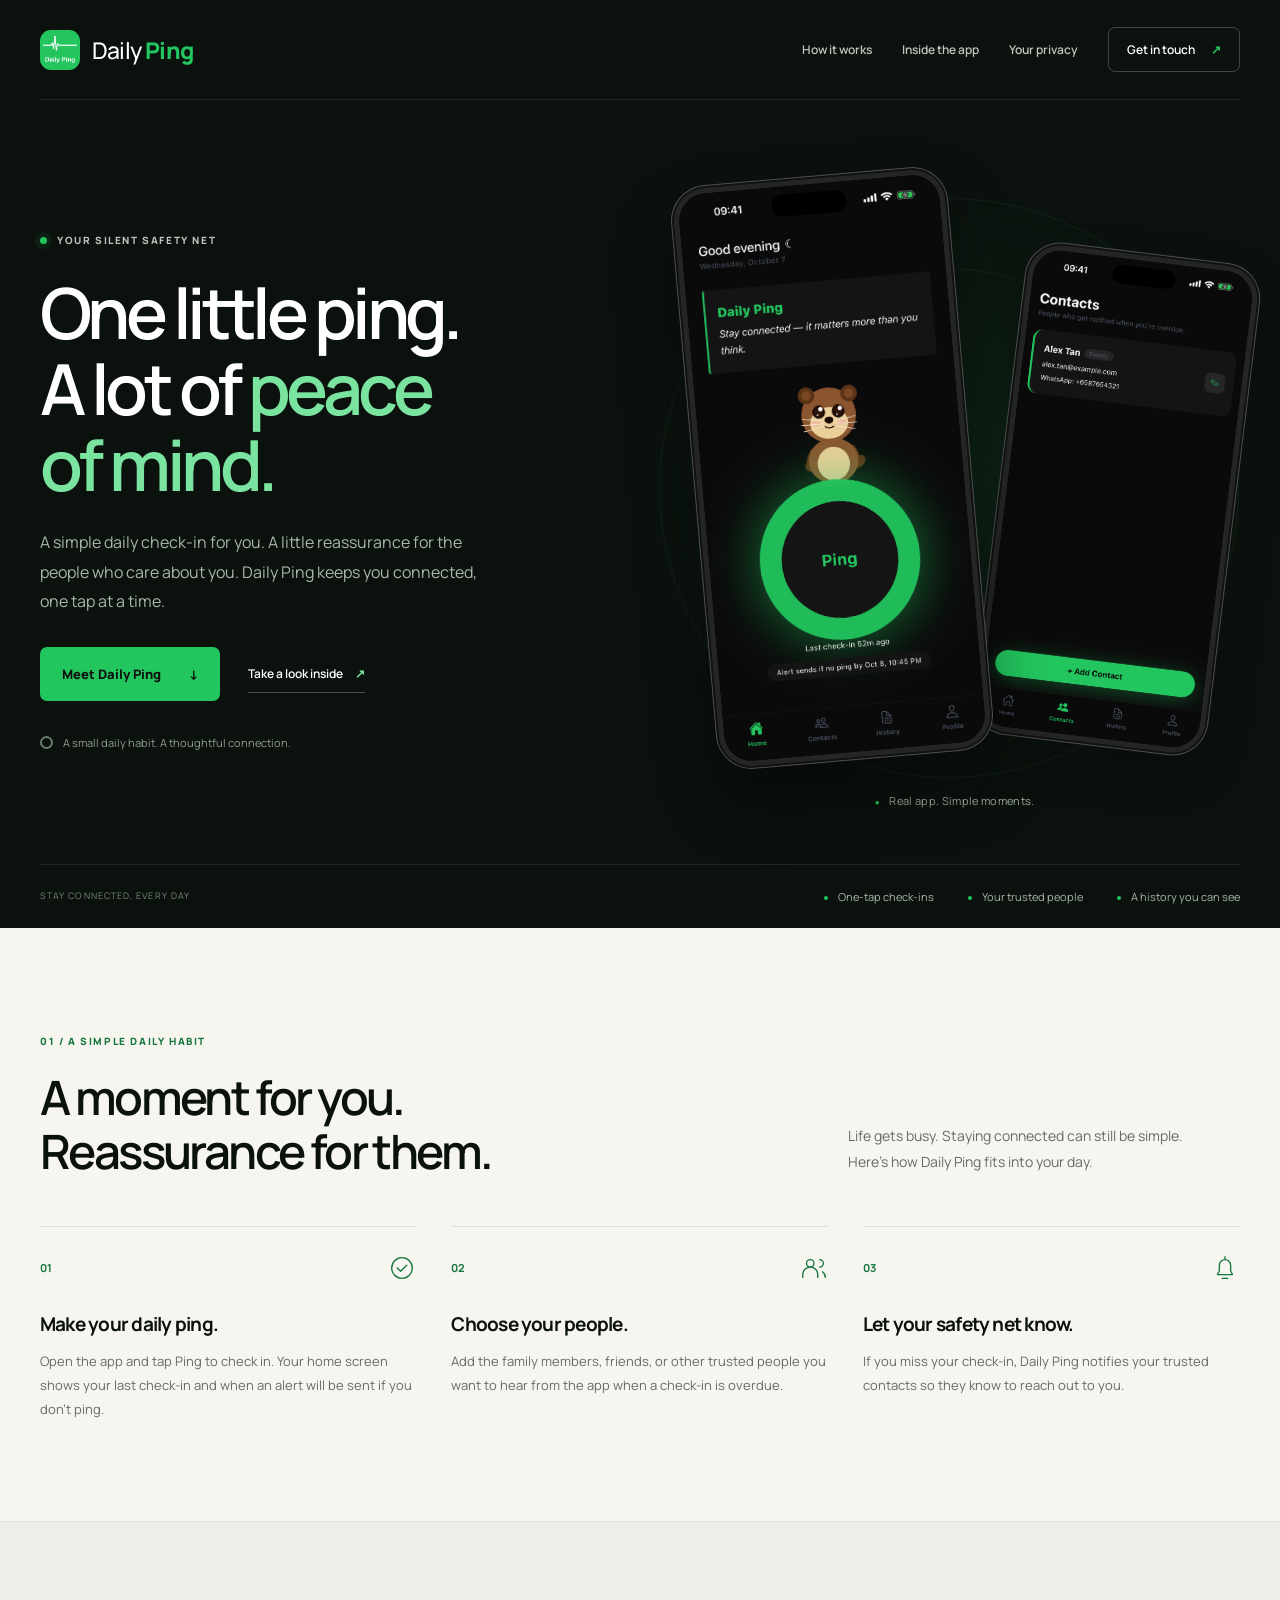
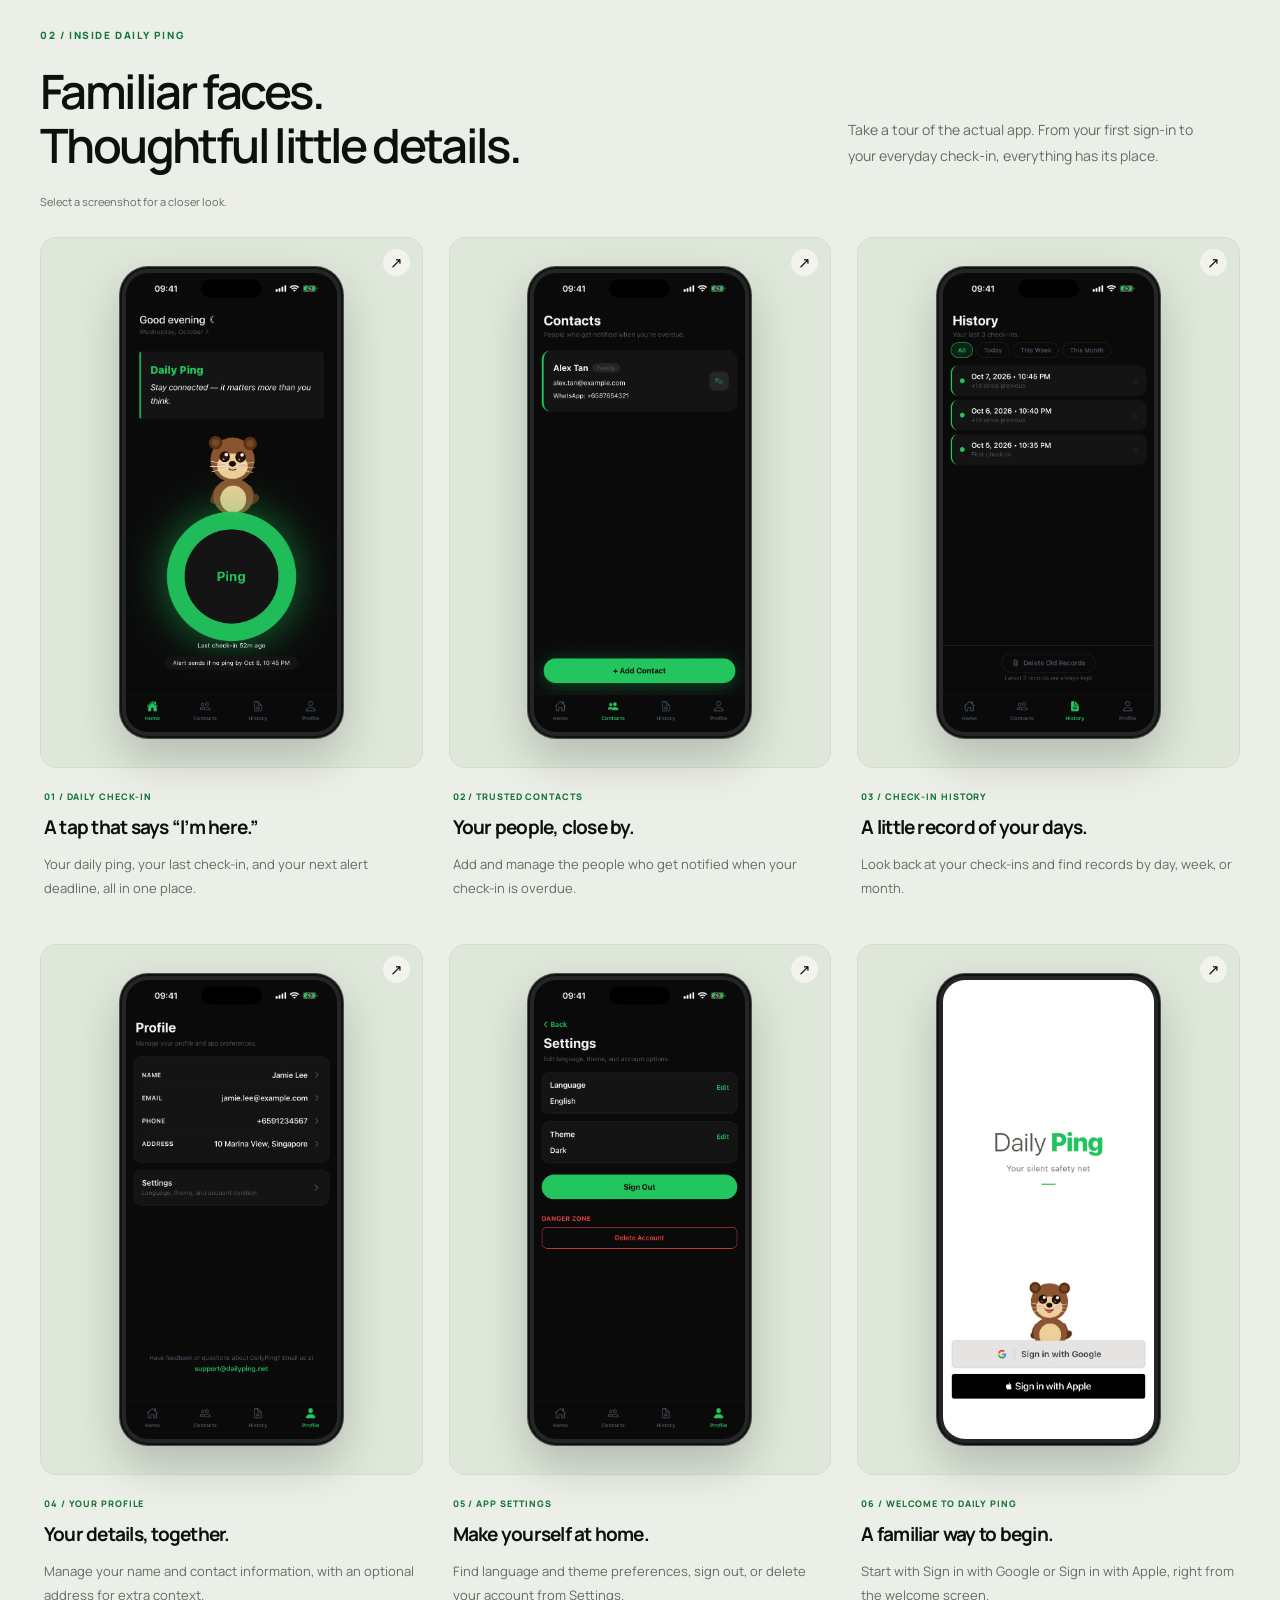
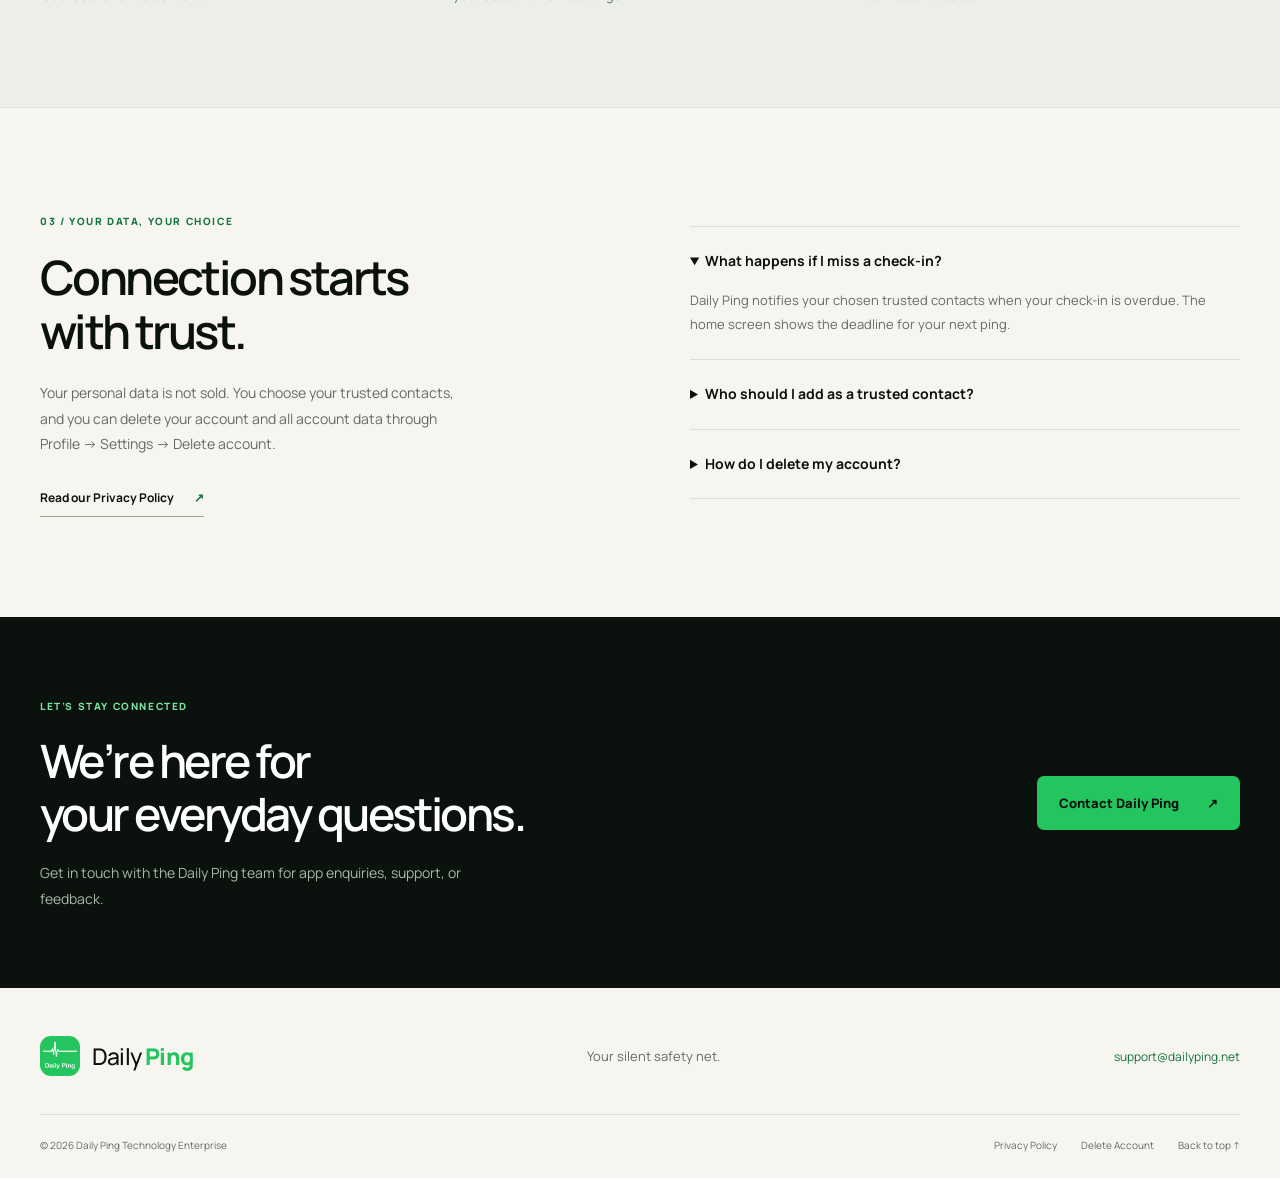
<file: index.html>
<!DOCTYPE html>
<html lang="en">
  <head>
    <meta charset="UTF-8" />
    <meta name="viewport" content="width=device-width, initial-scale=1.0" />
    <meta name="description" content="Daily Ping is a simple daily check-in app. Send a ping, choose your trusted contacts, and let them know when you miss a check-in." />
    <meta name="theme-color" content="#0b110d" />
    <meta property="og:title" content="Daily Ping — Your silent safety net" />
    <meta property="og:description" content="One little ping. A lot of peace of mind. Discover a simple way to check in and stay connected to the people who care about you." />
    <meta property="og:type" content="website" />
    <meta property="og:url" content="https://dailyping.net/" />
    <meta property="og:image" content="https://dailyping.net/dailyping.png" />
    <title>Daily Ping — Your silent safety net</title>
    <link rel="canonical" href="https://dailyping.net/" />
    <link rel="icon" href="/dailyping.png" type="image/png" />
    <link rel="preconnect" href="https://fonts.googleapis.com" />
    <link rel="preconnect" href="https://fonts.gstatic.com" crossorigin />
    <link href="https://fonts.googleapis.com/css2?family=Manrope:wght@400;500;600;700;800&amp;display=swap" rel="stylesheet" />
    <link rel="stylesheet" href="/app.css" />
  </head>
  <body>
    <a class="skip-link" href="#main">Skip to content</a>
    <div class="header-shell" id="top">
      <header class="site-header container">
        <a class="brand" href="/" aria-label="Daily Ping home"><img src="/dailyping.png" alt="" width="40" height="40" /><span>Daily <strong>Ping</strong></span></a>
        <button class="menu-button" type="button" aria-expanded="false" aria-controls="site-nav" aria-label="Open navigation"><span></span><span></span></button>
        <nav class="site-nav" id="site-nav" aria-label="Main navigation">
          <a href="#how-it-works">How it works</a>
          <a href="#inside-the-app">Inside the app</a>
          <a href="/privacy">Your privacy</a>
          <a class="nav-contact" href="mailto:support@dailyping.net">Get in touch <span aria-hidden="true">↗</span></a>
        </nav>
      </header>
    </div>
    <main id="main">
      <div class="hero-shell">
        <section class="hero container" aria-labelledby="hero-title">
          <div class="hero-copy">
            <span class="eyebrow"><i aria-hidden="true"></i> YOUR SILENT SAFETY NET</span>
            <h1 id="hero-title">One little ping.<br />A lot of <span>peace<br class="desktop-break" /> of mind.</span></h1>
            <p>A simple daily check-in for you. A little reassurance for the people who care about you. Daily Ping keeps you connected, one tap at a time.</p>
            <div class="hero-actions"><a class="button button-green" href="#how-it-works">Meet Daily Ping <span aria-hidden="true">↓</span></a><a class="hero-text-link" href="#inside-the-app">Take a look inside <span aria-hidden="true">↗</span></a></div>
            <div class="hero-note"><span class="tiny-ring" aria-hidden="true"></span> A small daily habit. A thoughtful connection.</div>
          </div>
          <div class="hero-preview" aria-label="Daily Ping check-in and trusted contacts screens">
            <div class="preview-orbit orbit-one" aria-hidden="true"></div><div class="preview-orbit orbit-two" aria-hidden="true"></div>
            <div class="phone phone-secondary"><img src="/AppScreenshots/02-Contacts.jpg" alt="Daily Ping Contacts screen showing a trusted contact and the Add Contact button." width="1206" height="2622" decoding="async" /></div>
            <div class="phone phone-primary"><img src="/AppScreenshots/01-Daily-Check-In.jpg" alt="Daily Ping home screen with a friendly mascot, a large green Ping button, the last check-in time, and the next alert deadline." width="1206" height="2622" fetchpriority="high" /></div>
            <div class="preview-label"><span aria-hidden="true">●</span> Real app. Simple moments.</div>
          </div>
        </section>
        <div class="hero-bottom container"><span>STAY CONNECTED, EVERY DAY</span><div><span>One-tap check-ins</span><span>Your trusted people</span><span>A history you can see</span></div></div>
      </div>
      <section class="how-section section container" id="how-it-works" aria-labelledby="how-title">
        <div class="section-heading"><div><span class="eyebrow">01 / A SIMPLE DAILY HABIT</span><h2 id="how-title">A moment for you.<br />Reassurance for them.</h2></div><p>Life gets busy. Staying connected can still be simple. Here’s how Daily Ping fits into your day.</p></div>
        <ol class="steps">
          <li><div class="step-top"><span>01</span><svg viewBox="0 0 32 32" aria-hidden="true"><circle cx="16" cy="16" r="11"/><path d="m11 16 3.5 3.5L21 13"/></svg></div><h3>Make your daily ping.</h3><p>Open the app and tap Ping to check in. Your home screen shows your last check-in and when an alert will be sent if you don’t ping.</p></li>
          <li><div class="step-top"><span>02</span><svg viewBox="0 0 32 32" aria-hidden="true"><circle cx="12" cy="11" r="4"/><path d="M4 26v-3a8 8 0 0 1 16 0v3M22 7a4 4 0 0 1 0 8M25 20a7 7 0 0 1 3 6"/></svg></div><h3>Choose your people.</h3><p>Add the family members, friends, or other trusted people you want to hear from the app when a check-in is overdue.</p></li>
          <li><div class="step-top"><span>03</span><svg viewBox="0 0 32 32" aria-hidden="true"><path d="M8 23h16l-2-4v-6a6 6 0 0 0-12 0v6l-2 4ZM13 27h6M16 4v3"/></svg></div><h3>Let your safety net know.</h3><p>If you miss your check-in, Daily Ping notifies your trusted contacts so they know to reach out to you.</p></li>
        </ol>
      </section>
      <section class="tour-section section" id="inside-the-app" aria-labelledby="tour-title">
        <div class="container">
          <div class="section-heading"><div><span class="eyebrow">02 / INSIDE DAILY PING</span><h2 id="tour-title">Familiar faces.<br />Thoughtful little details.</h2></div><p>Take a tour of the actual app. From your first sign-in to your everyday check-in, everything has its place.</p></div>
          <p class="gallery-hint">Select a screenshot for a closer look.<span class="mobile-hint"> Swipe to explore all six screens.</span></p>
          <div class="screenshot-gallery" aria-label="Six Daily Ping app screens">
          <figure class="screen-card">
            <button class="screen-button" type="button" data-screen="/AppScreenshots/01-Daily-Check-In.jpg" aria-label="Enlarge daily check-in screenshot">
              <span class="screen-stage"><span class="phone"><img src="/AppScreenshots/01-Daily-Check-In.jpg" alt="Daily Check-In screen with the Ping button, last check-in time, and alert deadline." width="1206" height="2622" loading="lazy" decoding="async" /></span></span>
              <span class="enlarge-mark" aria-hidden="true">↗</span>
            </button>
            <figcaption><span class="screen-number">01 / DAILY CHECK-IN</span><h3>A tap that says “I’m here.”</h3><p>Your daily ping, your last check-in, and your next alert deadline, all in one place.</p></figcaption>
          </figure>
          <figure class="screen-card">
            <button class="screen-button" type="button" data-screen="/AppScreenshots/02-Contacts.jpg" aria-label="Enlarge trusted contacts screenshot">
              <span class="screen-stage"><span class="phone"><img src="/AppScreenshots/02-Contacts.jpg" alt="Contacts screen listing a trusted contact with email and phone details and an Add Contact button." width="1206" height="2622" loading="lazy" decoding="async" /></span></span>
              <span class="enlarge-mark" aria-hidden="true">↗</span>
            </button>
            <figcaption><span class="screen-number">02 / TRUSTED CONTACTS</span><h3>Your people, close by.</h3><p>Add and manage the people who get notified when your check-in is overdue.</p></figcaption>
          </figure>
          <figure class="screen-card">
            <button class="screen-button" type="button" data-screen="/AppScreenshots/03-History.jpg" aria-label="Enlarge check-in history screenshot">
              <span class="screen-stage"><span class="phone"><img src="/AppScreenshots/03-History.jpg" alt="History screen with dated check-in records and filters for all records, today, this week, and this month." width="1206" height="2622" loading="lazy" decoding="async" /></span></span>
              <span class="enlarge-mark" aria-hidden="true">↗</span>
            </button>
            <figcaption><span class="screen-number">03 / CHECK-IN HISTORY</span><h3>A little record of your days.</h3><p>Look back at your check-ins and find records by day, week, or month.</p></figcaption>
          </figure>
          <figure class="screen-card">
            <button class="screen-button" type="button" data-screen="/AppScreenshots/04-Profile.jpg" aria-label="Enlarge your profile screenshot">
              <span class="screen-stage"><span class="phone"><img src="/AppScreenshots/04-Profile.jpg" alt="Profile screen with name, email, phone, optional address, and a link to Settings." width="1206" height="2622" loading="lazy" decoding="async" /></span></span>
              <span class="enlarge-mark" aria-hidden="true">↗</span>
            </button>
            <figcaption><span class="screen-number">04 / YOUR PROFILE</span><h3>Your details, together.</h3><p>Manage your name and contact information, with an optional address for extra context.</p></figcaption>
          </figure>
          <figure class="screen-card">
            <button class="screen-button" type="button" data-screen="/AppScreenshots/05-Settings.jpg" aria-label="Enlarge app settings screenshot">
              <span class="screen-stage"><span class="phone"><img src="/AppScreenshots/05-Settings.jpg" alt="Settings screen showing language, theme, Sign Out, and Delete Account controls." width="1206" height="2622" loading="lazy" decoding="async" /></span></span>
              <span class="enlarge-mark" aria-hidden="true">↗</span>
            </button>
            <figcaption><span class="screen-number">05 / APP SETTINGS</span><h3>Make yourself at home.</h3><p>Find language and theme preferences, sign out, or delete your account from Settings.</p></figcaption>
          </figure>
          <figure class="screen-card">
            <button class="screen-button" type="button" data-screen="/AppScreenshots/06-Sign-In.jpg" aria-label="Enlarge welcome to daily ping screenshot">
              <span class="screen-stage"><span class="phone"><img src="/AppScreenshots/06-Sign-In.jpg" alt="Daily Ping welcome screen with its mascot and Sign in with Google and Sign in with Apple options." width="1206" height="2622" loading="lazy" decoding="async" /></span></span>
              <span class="enlarge-mark" aria-hidden="true">↗</span>
            </button>
            <figcaption><span class="screen-number">06 / WELCOME TO DAILY PING</span><h3>A familiar way to begin.</h3><p>Start with Sign in with Google or Sign in with Apple, right from the welcome screen.</p></figcaption>
          </figure>
          </div>
        </div>
      </section>
      <section class="privacy-section section container" aria-labelledby="privacy-title">
        <div class="privacy-copy"><span class="eyebrow">03 / YOUR DATA, YOUR CHOICE</span><h2 id="privacy-title">Connection starts<br />with trust.</h2><p>Your personal data is not sold. You choose your trusted contacts, and you can delete your account and all account data through Profile → Settings → Delete account.</p><a class="text-link" href="/privacy">Read our Privacy Policy <span aria-hidden="true">↗</span></a></div>
        <div class="questions">
          <details open><summary>What happens if I miss a check-in?</summary><p>Daily Ping notifies your chosen trusted contacts when your check-in is overdue. The home screen shows the deadline for your next ping.</p></details>
          <details><summary>Who should I add as a trusted contact?</summary><p>Choose someone you trust to reach out to you, such as a family member or friend. Let them know and get their permission before adding their contact details.</p></details>
          <details><summary>How do I delete my account?</summary><p>Open Profile, go to Settings, and select Delete account. This removes all your Daily Ping account data. If you need help, email <a href="mailto:support@dailyping.net">support@dailyping.net</a>.</p></details>
        </div>
      </section>
      <section class="contact-section" id="contact" aria-labelledby="contact-title"><div class="container contact-inner"><div><span class="eyebrow">LET’S STAY CONNECTED</span><h2 id="contact-title">We’re here for<br />your everyday questions.</h2><p>Get in touch with the Daily Ping team for app enquiries, support, or feedback.</p></div><a class="button button-green" href="mailto:support@dailyping.net">Contact Daily Ping <span aria-hidden="true">↗</span></a></div></section>
    </main>
    <footer class="site-footer container">
      <div class="footer-top"><a class="brand" href="#top"><img src="/dailyping.png" alt="" width="40" height="40" loading="lazy" /><span>Daily <strong>Ping</strong></span></a><p>Your silent safety net.</p><a href="mailto:support@dailyping.net">support@dailyping.net</a></div>
      <div class="footer-bottom"><span>© <span id="year">2026</span> Daily Ping Technology Enterprise</span><div><a href="/privacy">Privacy Policy</a><a href="/delete-account/">Delete Account</a><a href="#top">Back to top ↑</a></div></div>
    </footer>
    <dialog class="screenshot-dialog" aria-labelledby="screenshot-title"><div class="dialog-bar"><h2 id="screenshot-title">App screenshot</h2><button class="dialog-close" type="button" aria-label="Close screenshot">Close <span aria-hidden="true">×</span></button></div><img class="dialog-image" alt="" width="1206" height="2622" /></dialog>
    <script src="/script.js"></script>
  </body>
</html>
</file>
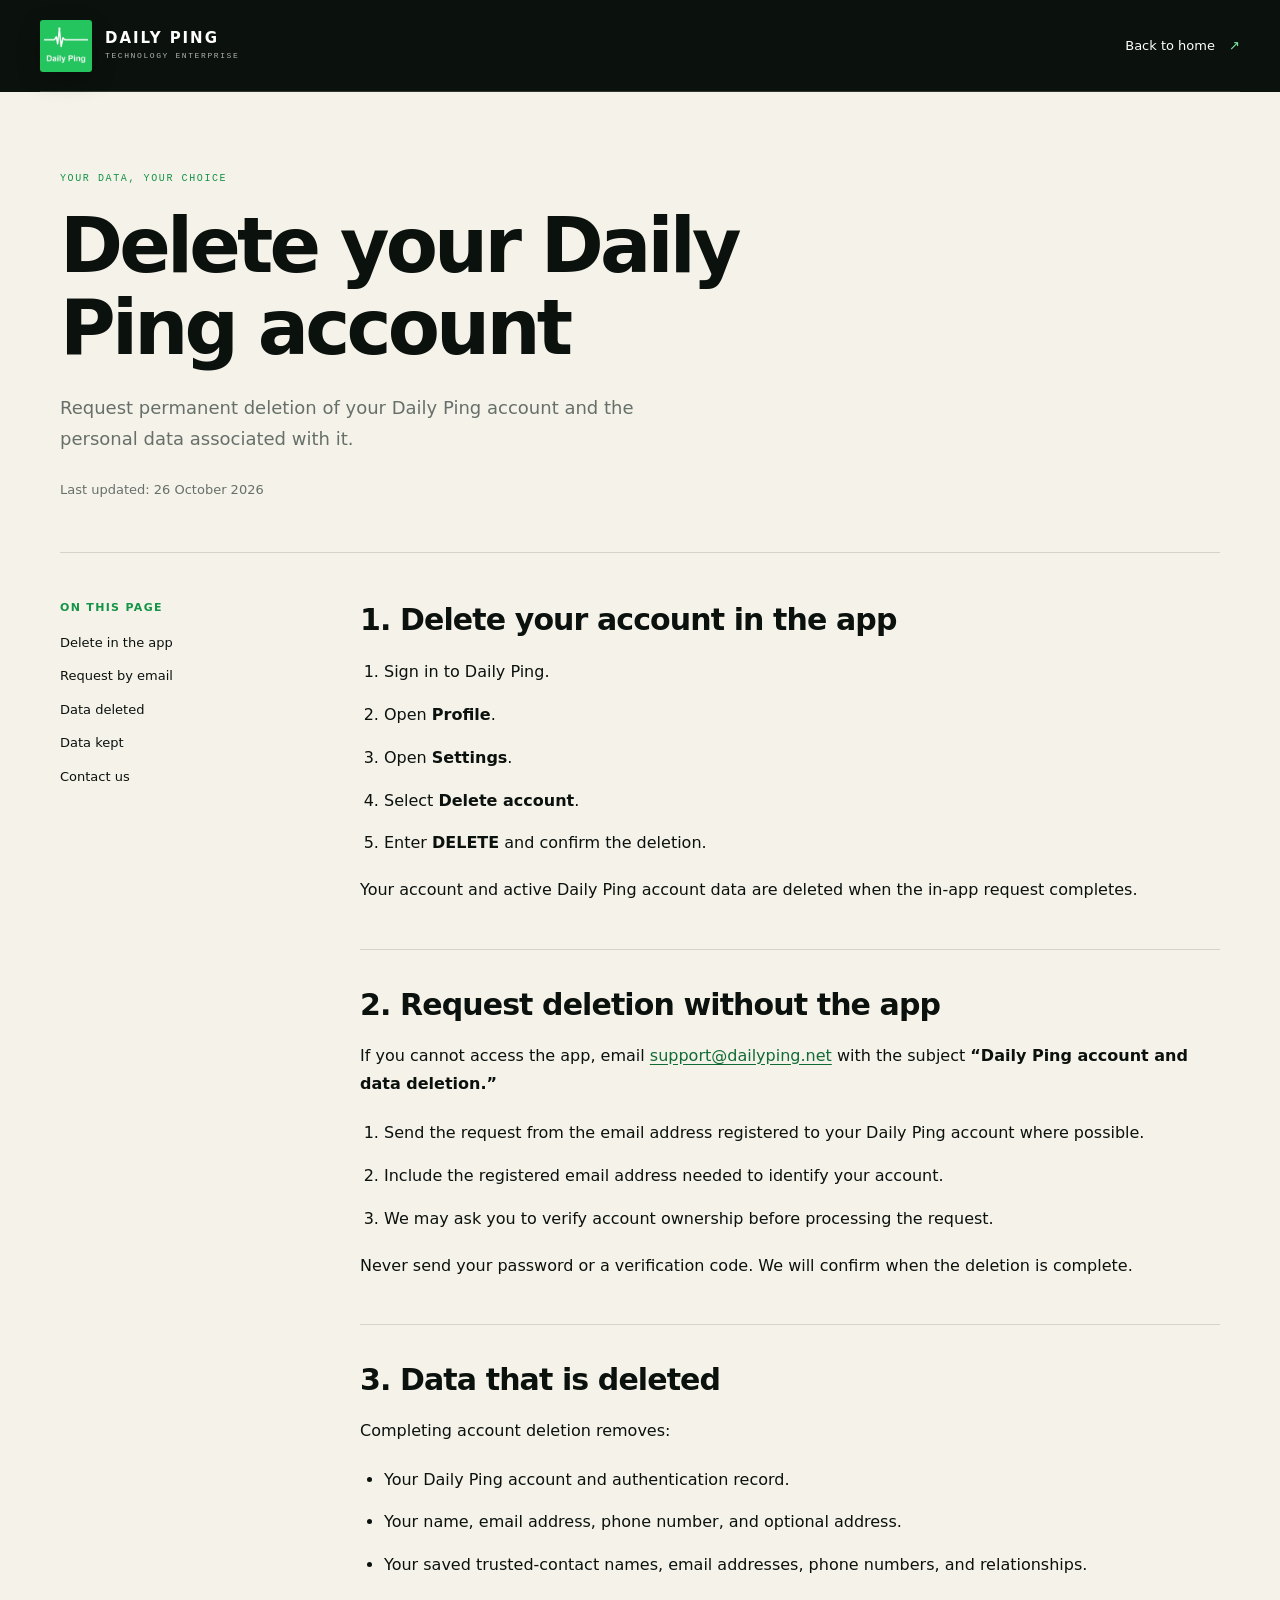
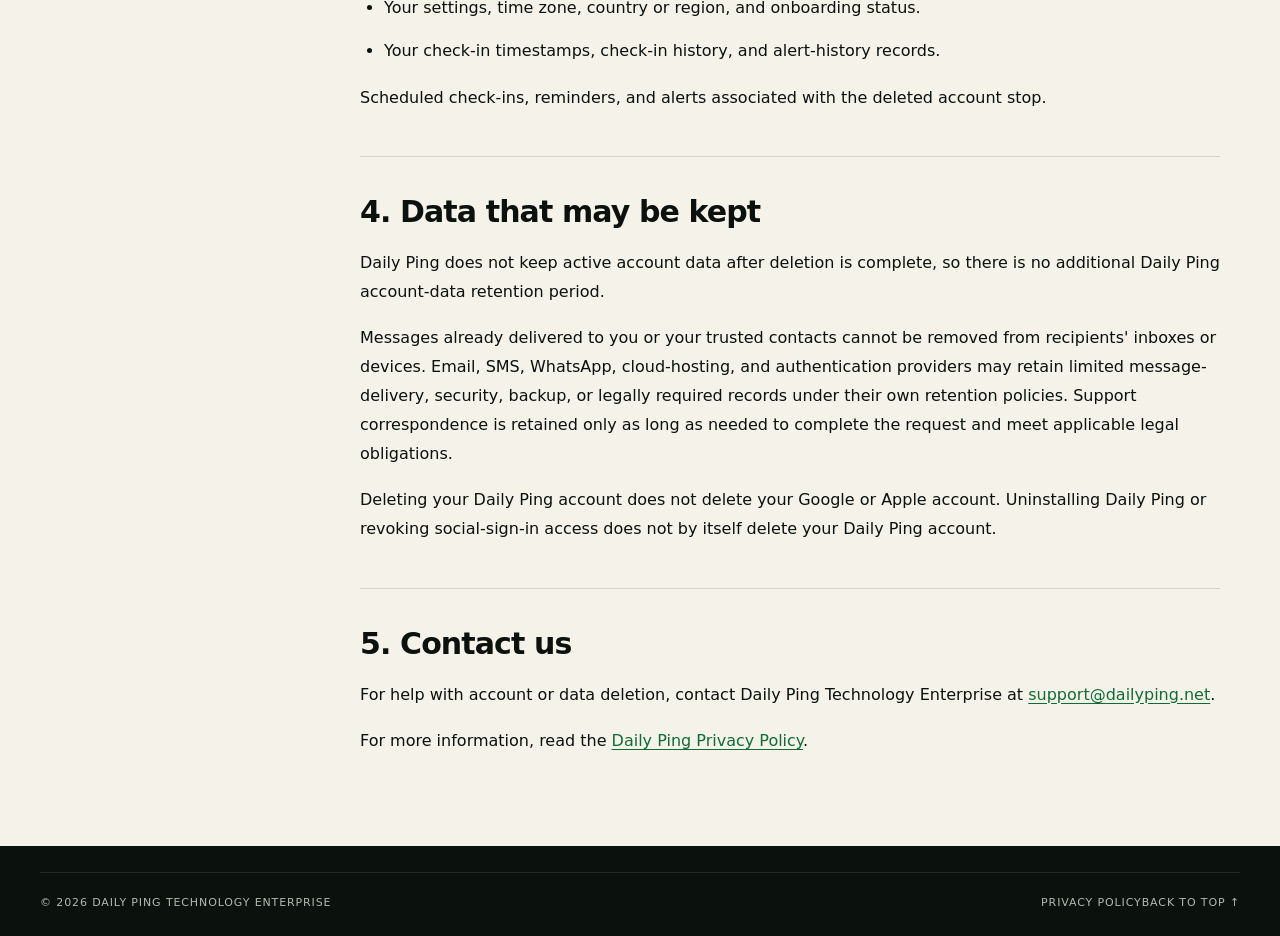
<file: delete-account/index.html>
<!DOCTYPE html>
<html lang="en">
  <head>
    <meta charset="UTF-8" />
    <meta name="viewport" content="width=device-width, initial-scale=1.0" />
    <meta name="description" content="How to request deletion of your Daily Ping account and associated data." />
    <meta name="theme-color" content="#0b110d" />
    <title>Delete your account | Daily Ping</title>
    <link rel="canonical" href="https://dailyping.net/delete-account/" />
    <link rel="stylesheet" href="/styles.css" />
    <link rel="stylesheet" href="/privacy/privacy.css" />
  </head>
  <body class="privacy-page">
    <a class="skip-link" href="#deletion">Skip to account deletion instructions</a>
    <header class="site-header" id="top">
      <a class="brand" href="/" aria-label="Daily Ping home">
        <img class="brand-logo" src="/dailyping.png" alt="" width="52" height="52" />
        <span class="brand-copy">
          <strong>DAILY PING</strong>
          <small>TECHNOLOGY ENTERPRISE</small>
        </span>
      </a>
      <a class="privacy-home" href="/">Back to home <span aria-hidden="true">↗</span></a>
    </header>

    <main id="deletion">
      <div class="policy-heading">
        <span class="section-index">YOUR DATA, YOUR CHOICE</span>
        <h1>Delete your Daily Ping account</h1>
        <p class="policy-intro">Request permanent deletion of your Daily Ping account and the personal data associated with it.</p>
        <p class="policy-date">Last updated: <time datetime="2026-10-26">26 October 2026</time></p>
      </div>

      <div class="policy-layout">
        <nav class="policy-contents" aria-label="Account deletion contents">
          <strong>ON THIS PAGE</strong>
          <a href="#in-app">Delete in the app</a>
          <a href="#email-request">Request by email</a>
          <a href="#data-deleted">Data deleted</a>
          <a href="#data-kept">Data kept</a>
          <a href="#contact">Contact us</a>
        </nav>

        <article class="policy-body" aria-label="Daily Ping account deletion instructions">
          <section id="in-app" aria-labelledby="in-app-title">
            <h2 id="in-app-title">1. Delete your account in the app</h2>
            <ol>
              <li>Sign in to Daily Ping.</li>
              <li>Open <strong>Profile</strong>.</li>
              <li>Open <strong>Settings</strong>.</li>
              <li>Select <strong>Delete account</strong>.</li>
              <li>Enter <strong>DELETE</strong> and confirm the deletion.</li>
            </ol>
            <p>Your account and active Daily Ping account data are deleted when the in-app request completes.</p>
          </section>

          <section id="email-request" aria-labelledby="email-request-title">
            <h2 id="email-request-title">2. Request deletion without the app</h2>
            <p>If you cannot access the app, email <a href="mailto:support@dailyping.net?subject=Daily%20Ping%20account%20and%20data%20deletion">support@dailyping.net</a> with the subject <strong>“Daily Ping account and data deletion.”</strong></p>
            <ol>
              <li>Send the request from the email address registered to your Daily Ping account where possible.</li>
              <li>Include the registered email address needed to identify your account.</li>
              <li>We may ask you to verify account ownership before processing the request.</li>
            </ol>
            <p>Never send your password or a verification code. We will confirm when the deletion is complete.</p>
          </section>

          <section id="data-deleted" aria-labelledby="data-deleted-title">
            <h2 id="data-deleted-title">3. Data that is deleted</h2>
            <p>Completing account deletion removes:</p>
            <ul>
              <li>Your Daily Ping account and authentication record.</li>
              <li>Your name, email address, phone number, and optional address.</li>
              <li>Your saved trusted-contact names, email addresses, phone numbers, and relationships.</li>
              <li>Your settings, time zone, country or region, and onboarding status.</li>
              <li>Your check-in timestamps, check-in history, and alert-history records.</li>
            </ul>
            <p>Scheduled check-ins, reminders, and alerts associated with the deleted account stop.</p>
          </section>

          <section id="data-kept" aria-labelledby="data-kept-title">
            <h2 id="data-kept-title">4. Data that may be kept</h2>
            <p>Daily Ping does not keep active account data after deletion is complete, so there is no additional Daily Ping account-data retention period.</p>
            <p>Messages already delivered to you or your trusted contacts cannot be removed from recipients' inboxes or devices. Email, SMS, WhatsApp, cloud-hosting, and authentication providers may retain limited message-delivery, security, backup, or legally required records under their own retention policies. Support correspondence is retained only as long as needed to complete the request and meet applicable legal obligations.</p>
            <p>Deleting your Daily Ping account does not delete your Google or Apple account. Uninstalling Daily Ping or revoking social-sign-in access does not by itself delete your Daily Ping account.</p>
          </section>

          <section id="contact" aria-labelledby="contact-title">
            <h2 id="contact-title">5. Contact us</h2>
            <p>For help with account or data deletion, contact Daily Ping Technology Enterprise at <a href="mailto:support@dailyping.net">support@dailyping.net</a>.</p>
            <p>For more information, read the <a href="/privacy">Daily Ping Privacy Policy</a>.</p>
          </section>
        </article>
      </div>
    </main>

    <footer class="site-footer">
      <div class="footer-bottom">
        <span>© 2026 Daily Ping Technology Enterprise</span>
        <div><a href="/privacy">Privacy Policy</a><a href="#top">Back to top ↑</a></div>
      </div>
    </footer>
  </body>
</html>
</file>
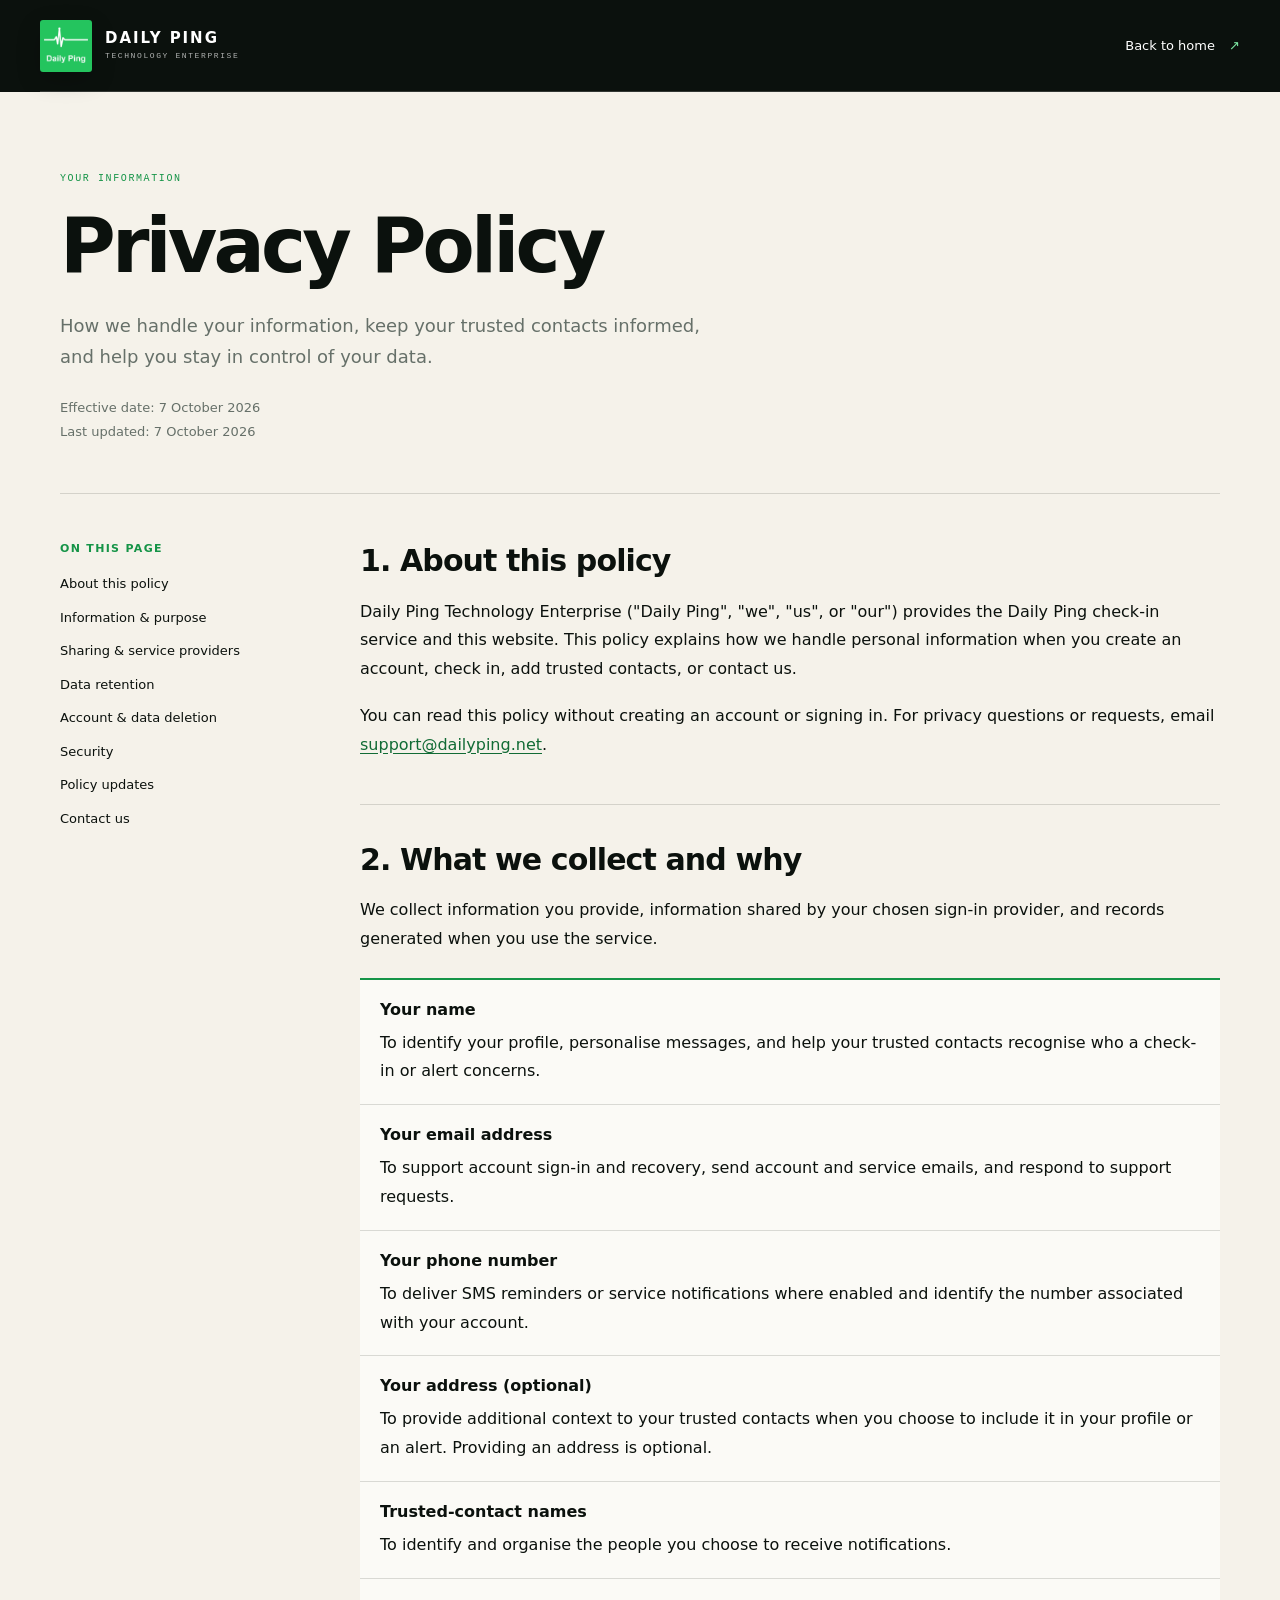
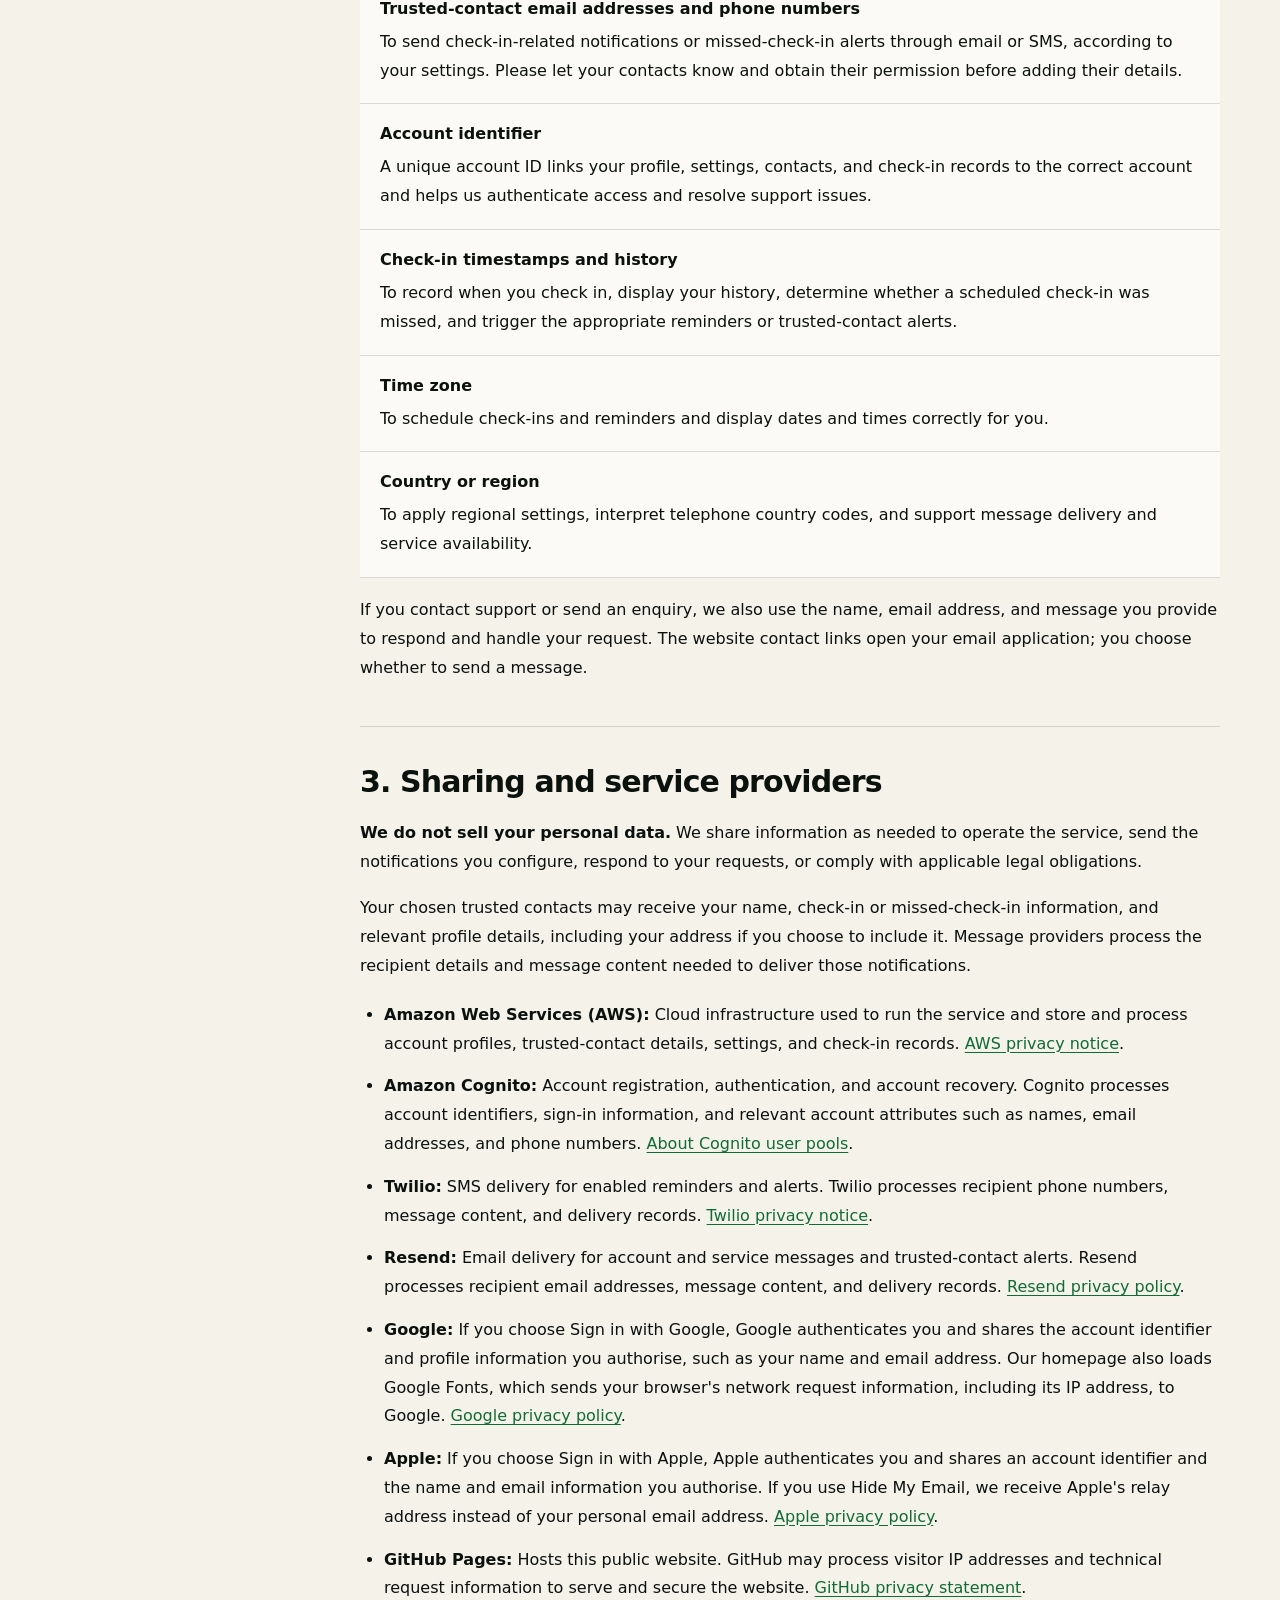
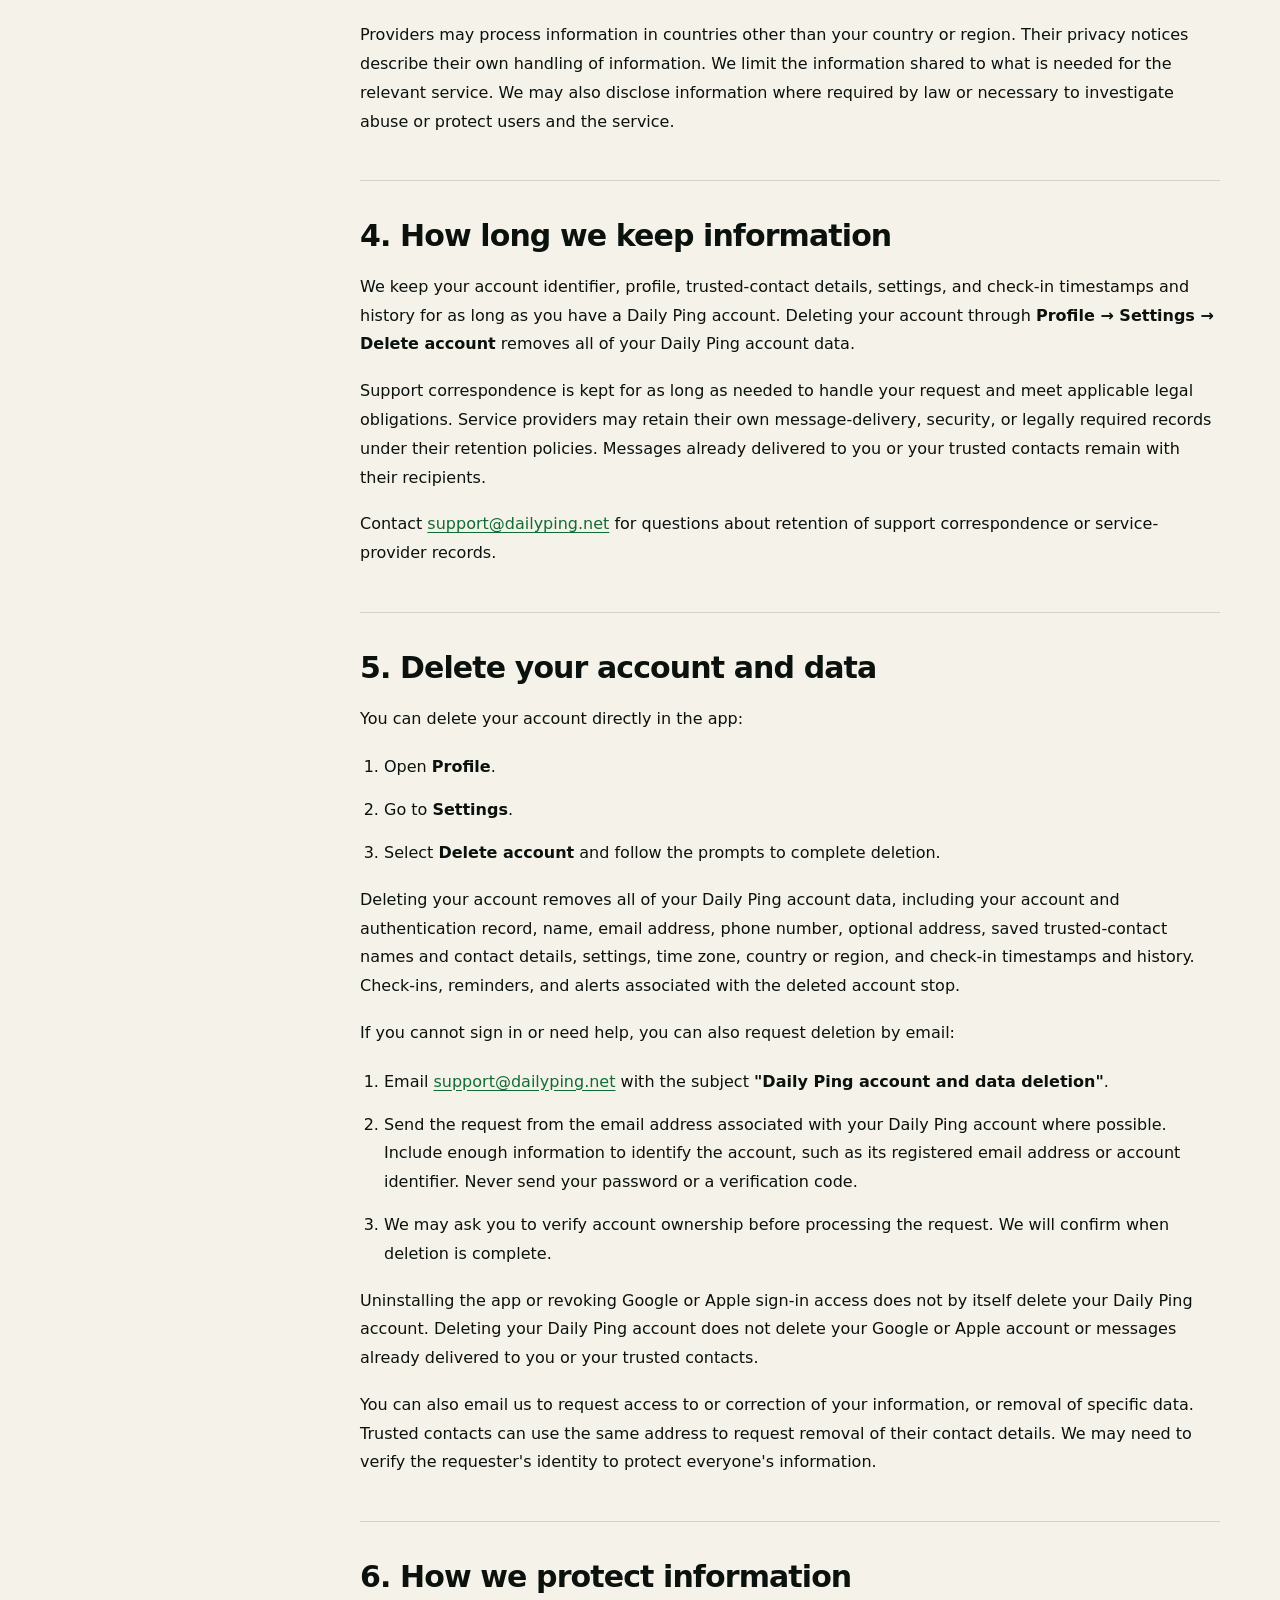
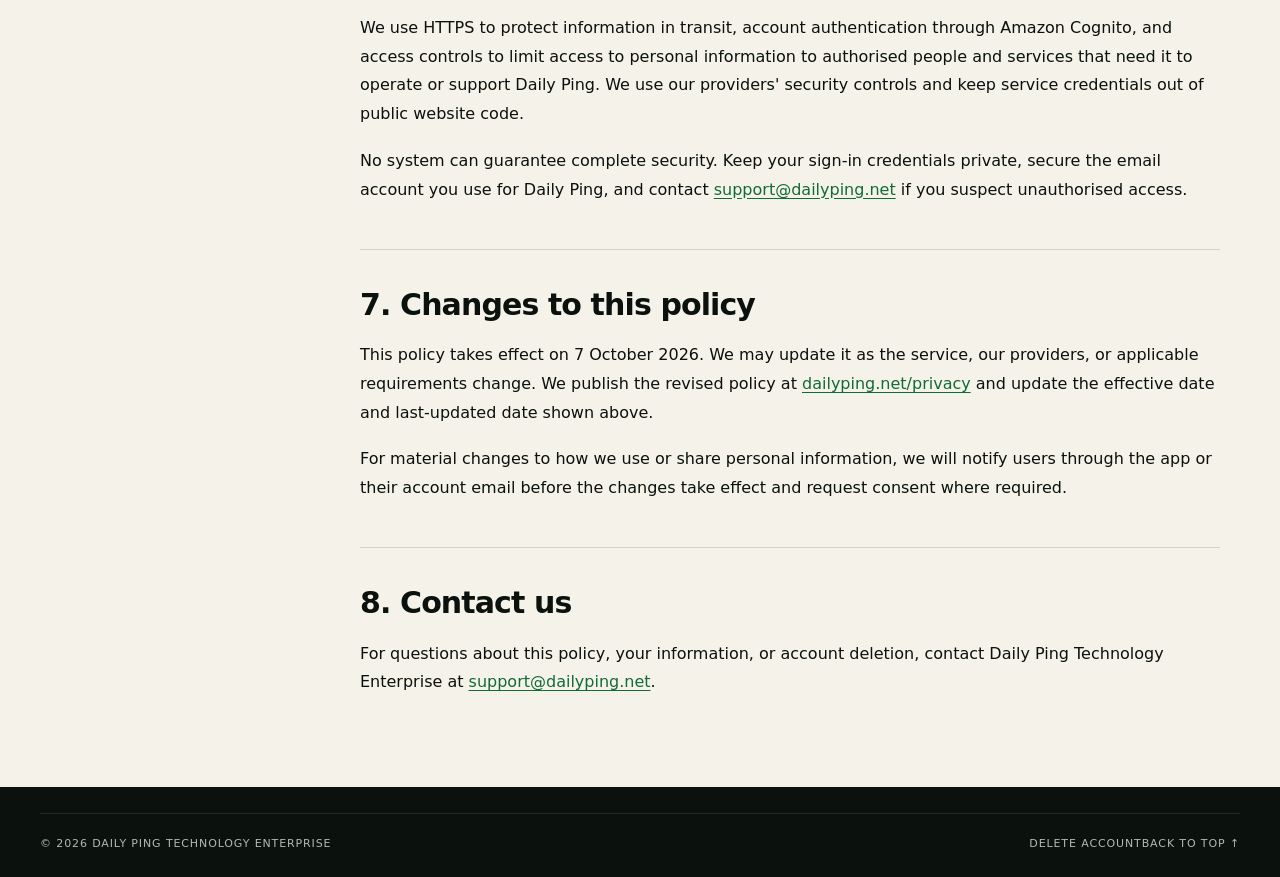
<file: privacy/index.html>
<!DOCTYPE html>
<html lang="en">
  <head>
    <meta charset="UTF-8" />
    <meta name="viewport" content="width=device-width, initial-scale=1.0" />
    <meta name="description" content="How Daily Ping collects, uses, protects, retains, and deletes your personal information and trusted-contact details." />
    <meta name="theme-color" content="#0b110d" />
    <title>Privacy Policy | Daily Ping</title>
    <link rel="canonical" href="https://dailyping.net/privacy" />
    <link rel="stylesheet" href="/styles.css" />
    <link rel="stylesheet" href="/privacy/privacy.css" />
  </head>
  <body class="privacy-page">
    <a class="skip-link" href="#policy">Skip to privacy policy</a>
    <header class="site-header" id="top">
      <a class="brand" href="/" aria-label="Daily Ping home">
        <img class="brand-logo" src="/dailyping.png" alt="" width="52" height="52" />
        <span class="brand-copy">
          <strong>DAILY PING</strong>
          <small>TECHNOLOGY ENTERPRISE</small>
        </span>
      </a>
      <a class="privacy-home" href="/">Back to home <span aria-hidden="true">↗</span></a>
    </header>

    <main id="policy">
      <div class="policy-heading">
        <span class="section-index">YOUR INFORMATION</span>
        <h1>Privacy Policy</h1>
        <p class="policy-intro">How we handle your information, keep your trusted contacts informed, and help you stay in control of your data.</p>
        <p class="policy-date">Effective date: <time datetime="2026-10-07">7 October 2026</time><br />Last updated: <time datetime="2026-10-07">7 October 2026</time></p>
      </div>

      <div class="policy-layout">
        <nav class="policy-contents" aria-label="Privacy policy contents">
          <strong>ON THIS PAGE</strong>
          <a href="#about-policy">About this policy</a>
          <a href="#data">Information &amp; purpose</a>
          <a href="#sharing">Sharing &amp; service providers</a>
          <a href="#retention">Data retention</a>
          <a href="#deletion">Account &amp; data deletion</a>
          <a href="#security">Security</a>
          <a href="#updates">Policy updates</a>
          <a href="#privacy-contact">Contact us</a>
        </nav>

        <article class="policy-body" aria-label="Daily Ping privacy policy">
          <section id="about-policy" aria-labelledby="about-policy-title">
            <h2 id="about-policy-title">1. About this policy</h2>
            <p>Daily Ping Technology Enterprise ("Daily Ping", "we", "us", or "our") provides the Daily Ping check-in service and this website. This policy explains how we handle personal information when you create an account, check in, add trusted contacts, or contact us.</p>
            <p>You can read this policy without creating an account or signing in. For privacy questions or requests, email <a href="mailto:support@dailyping.net">support@dailyping.net</a>.</p>
          </section>

          <section id="data" aria-labelledby="data-title">
            <h2 id="data-title">2. What we collect and why</h2>
            <p>We collect information you provide, information shared by your chosen sign-in provider, and records generated when you use the service.</p>
            <dl class="policy-data">
              <div><dt>Your name</dt><dd>To identify your profile, personalise messages, and help your trusted contacts recognise who a check-in or alert concerns.</dd></div>
              <div><dt>Your email address</dt><dd>To support account sign-in and recovery, send account and service emails, and respond to support requests.</dd></div>
              <div><dt>Your phone number</dt><dd>To deliver SMS reminders or service notifications where enabled and identify the number associated with your account.</dd></div>
              <div><dt>Your address (optional)</dt><dd>To provide additional context to your trusted contacts when you choose to include it in your profile or an alert. Providing an address is optional.</dd></div>
              <div><dt>Trusted-contact names</dt><dd>To identify and organise the people you choose to receive notifications.</dd></div>
              <div><dt>Trusted-contact email addresses and phone numbers</dt><dd>To send check-in-related notifications or missed-check-in alerts through email or SMS, according to your settings. Please let your contacts know and obtain their permission before adding their details.</dd></div>
              <div><dt>Account identifier</dt><dd>A unique account ID links your profile, settings, contacts, and check-in records to the correct account and helps us authenticate access and resolve support issues.</dd></div>
              <div><dt>Check-in timestamps and history</dt><dd>To record when you check in, display your history, determine whether a scheduled check-in was missed, and trigger the appropriate reminders or trusted-contact alerts.</dd></div>
              <div><dt>Time zone</dt><dd>To schedule check-ins and reminders and display dates and times correctly for you.</dd></div>
              <div><dt>Country or region</dt><dd>To apply regional settings, interpret telephone country codes, and support message delivery and service availability.</dd></div>
            </dl>
            <p>If you contact support or send an enquiry, we also use the name, email address, and message you provide to respond and handle your request. The website contact links open your email application; you choose whether to send a message.</p>
          </section>

          <section id="sharing" aria-labelledby="sharing-title">
            <h2 id="sharing-title">3. Sharing and service providers</h2>
            <p><strong>We do not sell your personal data.</strong> We share information as needed to operate the service, send the notifications you configure, respond to your requests, or comply with applicable legal obligations.</p>
            <p>Your chosen trusted contacts may receive your name, check-in or missed-check-in information, and relevant profile details, including your address if you choose to include it. Message providers process the recipient details and message content needed to deliver those notifications.</p>
            <ul class="provider-list">
              <li><strong>Amazon Web Services (AWS):</strong> Cloud infrastructure used to run the service and store and process account profiles, trusted-contact details, settings, and check-in records. <a href="https://aws.amazon.com/privacy/">AWS privacy notice</a>.</li>
              <li><strong>Amazon Cognito:</strong> Account registration, authentication, and account recovery. Cognito processes account identifiers, sign-in information, and relevant account attributes such as names, email addresses, and phone numbers. <a href="https://docs.aws.amazon.com/cognito/latest/developerguide/cognito-user-pools.html">About Cognito user pools</a>.</li>
              <li><strong>Twilio:</strong> SMS delivery for enabled reminders and alerts. Twilio processes recipient phone numbers, message content, and delivery records. <a href="https://www.twilio.com/en-us/legal/privacy">Twilio privacy notice</a>.</li>
              <li><strong>Resend:</strong> Email delivery for account and service messages and trusted-contact alerts. Resend processes recipient email addresses, message content, and delivery records. <a href="https://resend.com/legal/privacy-policy">Resend privacy policy</a>.</li>
              <li><strong>Google:</strong> If you choose Sign in with Google, Google authenticates you and shares the account identifier and profile information you authorise, such as your name and email address. Our homepage also loads Google Fonts, which sends your browser's network request information, including its IP address, to Google. <a href="https://policies.google.com/privacy">Google privacy policy</a>.</li>
              <li><strong>Apple:</strong> If you choose Sign in with Apple, Apple authenticates you and shares an account identifier and the name and email information you authorise. If you use Hide My Email, we receive Apple's relay address instead of your personal email address. <a href="https://www.apple.com/legal/privacy/">Apple privacy policy</a>.</li>
              <li><strong>GitHub Pages:</strong> Hosts this public website. GitHub may process visitor IP addresses and technical request information to serve and secure the website. <a href="https://docs.github.com/en/site-policy/privacy-policies/github-general-privacy-statement">GitHub privacy statement</a>.</li>
            </ul>
            <p>Providers may process information in countries other than your country or region. Their privacy notices describe their own handling of information. We limit the information shared to what is needed for the relevant service. We may also disclose information where required by law or necessary to investigate abuse or protect users and the service.</p>
          </section>

          <section id="retention" aria-labelledby="retention-title">
            <h2 id="retention-title">4. How long we keep information</h2>
            <p>We keep your account identifier, profile, trusted-contact details, settings, and check-in timestamps and history for as long as you have a Daily Ping account. Deleting your account through <strong>Profile → Settings → Delete account</strong> removes all of your Daily Ping account data.</p>
            <p>Support correspondence is kept for as long as needed to handle your request and meet applicable legal obligations. Service providers may retain their own message-delivery, security, or legally required records under their retention policies. Messages already delivered to you or your trusted contacts remain with their recipients.</p>
            <p>Contact <a href="mailto:support@dailyping.net">support@dailyping.net</a> for questions about retention of support correspondence or service-provider records.</p>
          </section>

          <section id="deletion" aria-labelledby="deletion-title">
            <h2 id="deletion-title">5. Delete your account and data</h2>
            <p>You can delete your account directly in the app:</p>
            <ol>
              <li>Open <strong>Profile</strong>.</li>
              <li>Go to <strong>Settings</strong>.</li>
              <li>Select <strong>Delete account</strong> and follow the prompts to complete deletion.</li>
            </ol>
            <p>Deleting your account removes all of your Daily Ping account data, including your account and authentication record, name, email address, phone number, optional address, saved trusted-contact names and contact details, settings, time zone, country or region, and check-in timestamps and history. Check-ins, reminders, and alerts associated with the deleted account stop.</p>
            <p>If you cannot sign in or need help, you can also request deletion by email:</p>
            <ol>
              <li>Email <a href="mailto:support@dailyping.net?subject=Daily%20Ping%20account%20and%20data%20deletion">support@dailyping.net</a> with the subject <strong>"Daily Ping account and data deletion"</strong>.</li>
              <li>Send the request from the email address associated with your Daily Ping account where possible. Include enough information to identify the account, such as its registered email address or account identifier. Never send your password or a verification code.</li>
              <li>We may ask you to verify account ownership before processing the request. We will confirm when deletion is complete.</li>
            </ol>
            <p>Uninstalling the app or revoking Google or Apple sign-in access does not by itself delete your Daily Ping account. Deleting your Daily Ping account does not delete your Google or Apple account or messages already delivered to you or your trusted contacts.</p>
            <p>You can also email us to request access to or correction of your information, or removal of specific data. Trusted contacts can use the same address to request removal of their contact details. We may need to verify the requester's identity to protect everyone's information.</p>
          </section>

          <section id="security" aria-labelledby="security-title">
            <h2 id="security-title">6. How we protect information</h2>
            <p>We use HTTPS to protect information in transit, account authentication through Amazon Cognito, and access controls to limit access to personal information to authorised people and services that need it to operate or support Daily Ping. We use our providers' security controls and keep service credentials out of public website code.</p>
            <p>No system can guarantee complete security. Keep your sign-in credentials private, secure the email account you use for Daily Ping, and contact <a href="mailto:support@dailyping.net">support@dailyping.net</a> if you suspect unauthorised access.</p>
          </section>

          <section id="updates" aria-labelledby="updates-title">
            <h2 id="updates-title">7. Changes to this policy</h2>
            <p>This policy takes effect on <time datetime="2026-10-07">7 October 2026</time>. We may update it as the service, our providers, or applicable requirements change. We publish the revised policy at <a href="https://dailyping.net/privacy">dailyping.net/privacy</a> and update the effective date and last-updated date shown above.</p>
            <p>For material changes to how we use or share personal information, we will notify users through the app or their account email before the changes take effect and request consent where required.</p>
          </section>

          <section id="privacy-contact" aria-labelledby="privacy-contact-title">
            <h2 id="privacy-contact-title">8. Contact us</h2>
            <p>For questions about this policy, your information, or account deletion, contact Daily Ping Technology Enterprise at <a href="mailto:support@dailyping.net">support@dailyping.net</a>.</p>
          </section>
        </article>
      </div>
    </main>

    <footer class="site-footer">
      <div class="footer-bottom">
        <span>© 2026 Daily Ping Technology Enterprise</span>
        <div><a href="/delete-account/">Delete Account</a><a href="#top">Back to top ↑</a></div>
      </div>
    </footer>
  </body>
</html>
</file>
<file: app.css>
:root { --ink: #0b110d; --paper: #f6f5ef; --green: #22c55e; --green-dark: #13753b; --muted: #636c65; --line: #dce0d7; --sans: "Manrope", sans-serif; }
* { box-sizing: border-box; }
html { scroll-behavior: smooth; scroll-padding-top: 30px; }
body { margin: 0; background: var(--paper); color: var(--ink); font-family: var(--sans); -webkit-font-smoothing: antialiased; }
img { max-width: 100%; display: block; }
a { color: inherit; text-decoration: none; }
button { font: inherit; }
a, button, summary { -webkit-tap-highlight-color: transparent; }
a:focus-visible, button:focus-visible, summary:focus-visible { outline: 3px solid var(--green); outline-offset: 6px; }
.container { width: min(1200px, calc(100% - 80px)); margin-inline: auto; }
.skip-link { position: absolute; top: -100px; left: 20px; z-index: 100; background: var(--paper); color: var(--ink); padding: 14px; }
.skip-link:focus { top: 16px; }
.header-shell, .hero-shell { background: var(--ink); color: white; }
.hero-shell { overflow: hidden; }
.site-header { position: relative; z-index: 5; min-height: 100px; display: flex; align-items: center; justify-content: space-between; gap: 30px; border-bottom: 1px solid #ffffff18; }
.brand { display: inline-flex; align-items: center; gap: 12px; flex-shrink: 0; font-size: 23px; letter-spacing: -.8px; font-weight: 500; }
.brand img { width: 40px; height: 40px; border-radius: 11px; }
.brand strong { font-weight: 800; color: var(--green); }
.site-nav { display: flex; align-items: center; gap: 30px; font-size: 12px; font-weight: 600; }
.site-nav > a { color: #bdc7bf; transition: color .2s; }
.site-nav > a:hover { color: white; }
.site-nav .nav-contact { color: white; border: 1px solid #ffffff38; border-radius: 7px; padding: 13px 18px; }
.nav-contact span { margin-left: 14px; color: var(--green); }
.menu-button { display: none; }
.hero { position: relative; display: grid; grid-template-columns: 1.05fr 1fr; align-items: center; gap: 30px; padding-block: 62px 48px; }
.hero-copy { position: relative; z-index: 2; }
.eyebrow { display: inline-flex; align-items: center; gap: 10px; font-size: 10px; font-weight: 800; letter-spacing: .16em; color: var(--green-dark); }
.hero .eyebrow { color: #b9c4bc; }
.eyebrow i { width: 7px; height: 7px; background: var(--green); border-radius: 50%; box-shadow: 0 0 0 5px #22c55e15; }
h1 { margin: 25px 0 0; font-size: clamp(50px, 5.5vw, 76px); font-weight: 600; letter-spacing: -.065em; line-height: 1.08; }
h1 span { color: #79e39f; }
.hero-copy > p { max-width: 440px; margin: 26px 0 30px; font-size: 16px; line-height: 1.85; color: #a8b7ac; }
.hero-actions { display: flex; gap: 28px; align-items: center; flex-wrap: wrap; }
.button { display: inline-flex; align-items: center; justify-content: space-between; gap: 28px; min-height: 54px; padding: 16px 22px; border-radius: 7px; font-size: 13px; font-weight: 800; transition: background .2s, transform .2s; }
.button-green { background: var(--green); color: var(--ink); }
.button-green:hover { background: #79e39f; transform: translateY(-2px); }
.hero-text-link { font-size: 12px; font-weight: 600; border-bottom: 1px solid #ffffff45; padding-block: 10px; }
.hero-text-link span { color: #79e39f; margin-left: 10px; }
.hero-note { display: flex; align-items: center; gap: 10px; margin-top: 34px; font-size: 11px; color: #8f9f93; line-height: 1.5; }
.tiny-ring { width: 13px; height: 13px; border: 2px solid #687e6e; border-radius: 50%; flex-shrink: 0; }
.hero-preview { position: relative; height: 654px; min-width: 0; }
.hero-preview::before { content: ""; position: absolute; inset: 0 -50px; background: radial-gradient(ellipse at center, #22c55e1c, transparent 68%); }
.preview-orbit { position: absolute; width: 580px; height: 580px; border: 1px solid #64c38015; border-radius: 50%; top: 36px; left: -10px; }
.orbit-two { width: 440px; height: 440px; top: 106px; left: 60px; }
.phone { display: block; overflow: hidden; padding: 7px; border: 1px solid #ffffff30; background: #242625; border-radius: 36px; box-shadow: 0 20px 45px #00000030, inset 0 0 0 2px #111; }
.phone img { width: 100%; height: auto; border-radius: 28px; }
.hero-preview .phone { position: absolute; }
.phone-primary { width: 278px; top: 13px; left: 24px; z-index: 2; transform: rotate(-5deg); box-shadow: 0 35px 60px #00000060, inset 0 0 0 2px #111; }
.phone-secondary { width: 237px; top: 89px; right: 5px; transform: rotate(7deg); }
.preview-label { position: absolute; bottom: 8px; left: 0; right: 0; text-align: center; color: #9fad9f; font-size: 11px; letter-spacing: .03em; }
.preview-label span { color: var(--green); font-size: 8px; margin-right: 7px; }
.hero-bottom { border-top: 1px solid #ffffff15; padding-block: 24px; display: flex; justify-content: space-between; gap: 24px; font-size: 11px; color: #a8b7ac; }
.hero-bottom > span { font-size: 9px; letter-spacing: .12em; color: #758a7c; }
.hero-bottom > div { display: flex; flex-wrap: wrap; gap: 34px; }
.hero-bottom > div span::before { content: ""; display: inline-block; width: 4px; height: 4px; margin-right: 10px; background: var(--green); border-radius: 50%; vertical-align: middle; }
.section { padding-block: 100px; }
.section-heading { display: grid; grid-template-columns: 1.3fr .7fr; gap: 80px; align-items: end; margin-bottom: 48px; }
h2 { margin: 20px 0 0; font-size: clamp(32px, 3.7vw, 49px); line-height: 1.14; letter-spacing: -.055em; font-weight: 600; }
.section-heading > p { margin: 0 0 3px; max-width: 360px; color: var(--muted); font-size: 14px; line-height: 1.85; }
.steps { list-style: none; display: grid; grid-template-columns: repeat(3, 1fr); gap: 34px; margin: 0; padding: 0; }
.steps > li { padding-top: 26px; border-top: 1px solid var(--line); }
.step-top { display: flex; align-items: center; justify-content: space-between; margin-bottom: 28px; }
.step-top > span { font-size: 11px; color: var(--green-dark); font-weight: 700; }
.step-top svg { width: 30px; height: 30px; stroke: var(--green-dark); fill: none; stroke-width: 1.4; stroke-linecap: round; stroke-linejoin: round; }
h3 { margin: 0 0 12px; font-size: 19px; letter-spacing: -.04em; font-weight: 700; }
.steps p, .screen-card p { font-size: 13px; line-height: 1.85; color: var(--muted); margin: 0; }
.tour-section { background: #ecefe7; border-block: 1px solid #e2e5dd; }
.tour-section .section-heading { margin-bottom: 22px; }
.gallery-hint { color: var(--muted); margin: 0 0 28px; font-size: 11px; }
.mobile-hint { display: none; }
.screenshot-gallery { display: grid; grid-template-columns: repeat(3, minmax(0, 1fr)); gap: 44px 26px; }
.screen-card { margin: 0; min-width: 0; }
.screen-button { display: block; position: relative; width: 100%; padding: 0; background: none; border: 0; cursor: zoom-in; color: var(--ink); }
.screen-stage { display: flex; justify-content: center; padding: 28px 22px; background: #dfe7da; border: 1px solid #d3ddcd; border-radius: 16px; transition: background .2s; }
.screen-button:hover .screen-stage { background: #d2dfcb; }
.screen-stage .phone { width: 225px; max-width: 100%; border-radius: 29px; padding: 6px; }
.screen-stage .phone img { border-radius: 22px; }
.enlarge-mark { position: absolute; right: 13px; top: 12px; width: 27px; height: 27px; display: grid; place-items: center; border-radius: 50%; background: #f6f5efd9; font-size: 15px; }
.screen-card figcaption { padding: 22px 4px 0; }
.screen-number { display: block; color: var(--green-dark); font-size: 9px; font-weight: 800; letter-spacing: .1em; margin-bottom: 11px; }
.screen-card h3 { font-size: 19px; }
.privacy-section { display: grid; grid-template-columns: 1fr 1fr; gap: 100px; align-items: center; }
.privacy-copy > p { color: var(--muted); font-size: 14px; line-height: 1.85; max-width: 430px; margin: 22px 0; }
.text-link { display: inline-flex; gap: 20px; font-size: 12px; font-weight: 700; border-bottom: 1px solid #93ab96; padding-block: 10px; }
.text-link span { color: var(--green-dark); }
.questions details { padding: 23px 0; border-top: 1px solid var(--line); }
.questions details:last-child { border-bottom: 1px solid var(--line); }
.questions summary { cursor: pointer; font-size: 14px; font-weight: 700; line-height: 1.6; }
.questions details p { margin: 16px 0 0; color: var(--muted); font-size: 13px; line-height: 1.85; }
.questions a { color: var(--green-dark); text-decoration: underline; overflow-wrap: anywhere; }
.contact-section { background: var(--ink); color: white; padding-block: 76px; }
.contact-inner { display: flex; justify-content: space-between; align-items: center; gap: 40px; }
.contact-section .eyebrow { color: #79e39f; }
.contact-section h2 { font-size: clamp(32px, 3.7vw, 46px); }
.contact-section p { max-width: 450px; margin: 20px 0 0; font-size: 14px; line-height: 1.85; color: #a8b7ac; }
.contact-inner .button { flex-shrink: 0; }
.site-footer { padding-block: 46px 24px; }
.footer-top { display: flex; gap: 30px; justify-content: space-between; align-items: center; padding-bottom: 36px; }
.footer-top p { font-size: 13px; color: var(--muted); }
.footer-top > a:last-child { font-size: 12px; color: var(--green-dark); }
.footer-bottom { display: flex; justify-content: space-between; gap: 26px; padding-top: 22px; border-top: 1px solid var(--line); font-size: 10px; color: var(--muted); line-height: 1.7; }
.footer-bottom > div { display: flex; gap: 24px; flex-shrink: 0; }
.footer-bottom a:hover, .footer-top > a:last-child:hover { text-decoration: underline; }
.screenshot-dialog { width: min(520px, calc(100% - 28px)); max-height: calc(100dvh - 32px); border: 1px solid #ffffff30; border-radius: 16px; padding: 18px; background: var(--ink); color: white; }
.screenshot-dialog::backdrop { background: #000b; backdrop-filter: blur(7px); }
.dialog-bar { display: flex; gap: 18px; align-items: center; justify-content: space-between; margin-bottom: 18px; }
.dialog-bar h2 { font-size: 14px; letter-spacing: 0; margin: 0; }
.dialog-close { border: 1px solid #ffffff40; border-radius: 6px; padding: 8px 12px; background: transparent; color: white; font-size: 12px; cursor: pointer; flex-shrink: 0; }
.dialog-close span { margin-left: 10px; font-size: 18px; }
.dialog-image { width: auto; height: auto; max-width: 100%; max-height: calc(100dvh - 135px); margin-inline: auto; border-radius: 16px; }
body.dialog-open { overflow: hidden; }
@media (max-width: 1100px) {
  .container { width: calc(100% - 56px); }
  .site-nav { gap: 20px; }
  .hero { gap: 18px; }
  h1 { font-size: clamp(48px, 5.5vw, 64px); }
  .hero-preview { height: 575px; }
  .phone-primary { width: 242px; top: 10px; left: 10px; }
  .phone-secondary { width: 203px; top: 82px; right: -8px; }
  .preview-orbit { width: 440px; height: 440px; }
  .orbit-two { width: 330px; height: 330px; }
  .hero-actions { gap: 18px; }
  .section-heading, .privacy-section { gap: 50px; }
  .screen-stage { padding: 25px 18px; }
}
@media (max-width: 800px) {
  .container { width: calc(100% - 40px); }
  .site-header { min-height: 80px; flex-wrap: wrap; gap: 16px; padding-block: 18px; }
  .brand { font-size: 21px; }
  .site-nav { width: 100%; flex-wrap: wrap; gap: 18px; }
  .js .menu-button { display: grid; gap: 6px; align-content: center; width: 44px; height: 44px; padding: 12px 9px; border: 1px solid #ffffff30; border-radius: 6px; background: transparent; }
  .menu-button span { height: 1px; background: white; }
  .js .site-nav { display: none; }
  .js .site-nav.open { display: flex; padding-block: 8px; }
  .site-nav .nav-contact { padding: 9px 12px; }
  .hero { grid-template-columns: 1fr; padding-block: 48px 22px; gap: 36px; }
  h1 { font-size: clamp(46px, 8.2vw, 66px); }
  .desktop-break { display: none; }
  .hero-copy > p { max-width: 540px; }
  .hero-preview { width: min(480px, 100%); height: 610px; justify-self: center; }
  .phone-primary { width: 258px; left: 18px; }
  .phone-secondary { width: 221px; right: 8px; }
  .hero-bottom { flex-direction: column; gap: 16px; }
  .hero-bottom > div { gap: 20px; }
  .section { padding-block: 68px; }
  .section-heading { grid-template-columns: 1fr; gap: 22px; margin-bottom: 36px; }
  .section-heading > p { max-width: 520px; }
  .steps { gap: 24px; }
  .steps h3 { font-size: 17px; }
  .steps p { font-size: 12px; }
  .screenshot-gallery { grid-template-columns: repeat(2, minmax(0, 1fr)); }
  .privacy-section { grid-template-columns: 1fr; gap: 38px; }
  .contact-inner { align-items: flex-start; flex-direction: column; gap: 28px; }
  .contact-section { padding-block: 58px; }
  .footer-top { flex-wrap: wrap; }
  .footer-top p { margin: 0; }
}
@media (max-width: 540px) {
  .hero { padding-top: 36px; }
  h1 { font-size: clamp(39px, 10.7vw, 57px); }
  .hero-copy > p { font-size: 14px; margin-block: 22px 26px; }
  .hero-actions { gap: 14px; }
  .button { min-height: 50px; padding: 14px 17px; gap: 17px; font-size: 12px; }
  .hero-text-link { font-size: 11px; }
  .hero-note { font-size: 10px; margin-top: 26px; }
  .hero-preview { height: 510px; margin-top: 5px; }
  .phone-primary { width: 216px; left: 5px; }
  .phone-secondary { width: 178px; right: 0; top: 75px; }
  .preview-label { bottom: 1px; }
  .preview-orbit { width: 370px; height: 370px; left: -20px; }
  .orbit-two { width: 290px; height: 290px; left: 20px; }
  .hero-bottom > div { gap: 12px 18px; font-size: 10px; }
  .steps { grid-template-columns: 1fr; gap: 30px; }
  .step-top { margin-bottom: 17px; }
  .steps h3 { font-size: 20px; }
  .steps p { font-size: 13px; }
  .screenshot-gallery { display: flex; overflow-x: auto; scroll-snap-type: x mandatory; gap: 18px; margin-inline: -20px; padding: 6px 20px 20px; scroll-padding-inline: 20px; }
  .screen-card { flex: 0 0 min(80vw, 310px); scroll-snap-align: start; }
  .screen-stage { padding: 26px 24px; }
  .screen-stage .phone { width: 225px; }
  .mobile-hint { display: inline; }
  .gallery-hint { line-height: 1.8; }
  .footer-top { display: grid; gap: 18px; }
  .footer-bottom { flex-direction: column; gap: 16px; }
  .dialog-bar h2 { font-size: 12px; }
}
@media (max-width: 360px) {
  .hero-preview { height: 452px; }
  .phone-primary { width: 188px; }
  .phone-secondary { width: 158px; right: -4px; }
  .hero-actions { align-items: flex-start; flex-direction: column; gap: 8px; }
}
@media (prefers-reduced-motion: reduce) {
  html { scroll-behavior: auto; }
  *, *::before, *::after { transition: none !important; }
}
</file>
<file: styles.css>
:root {
  --ink: #0b110d;
  --ink-soft: #15221a;
  --paper: #f5f2ea;
  --paper-bright: #fbfaf6;
  --brand: #22c55e;
  --brand-deep: #159447;
  --lime: #7ee7a4;
  --line: rgba(11, 17, 13, 0.14);
  --muted: #667069;
  --mono: "DM Mono", monospace;
  --sans: "Manrope", sans-serif;
}

* { box-sizing: border-box; }
html { scroll-behavior: smooth; }
body {
  margin: 0;
  color: var(--ink);
  background: var(--paper);
  font-family: var(--sans);
  -webkit-font-smoothing: antialiased;
}

body.menu-open { overflow: hidden; }
a { color: inherit; text-decoration: none; }
button, input, select, textarea { font: inherit; }
.sr-only { position: absolute; width: 1px; height: 1px; padding: 0; margin: -1px; overflow: hidden; clip: rect(0, 0, 0, 0); white-space: nowrap; border: 0; }
.page-noise {
  position: fixed; inset: 0; z-index: 100; pointer-events: none; opacity: 0.035;
  background-image: url("data:image/svg+xml,%3Csvg viewBox='0 0 180 180' xmlns='http://www.w3.org/2000/svg'%3E%3Cfilter id='n'%3E%3CfeTurbulence type='fractalNoise' baseFrequency='.95' numOctaves='3' stitchTiles='stitch'/%3E%3C/filter%3E%3Crect width='100%25' height='100%25' filter='url(%23n)' opacity='.45'/%3E%3C/svg%3E");
}

.site-header {
  position: absolute; inset: 0 0 auto; z-index: 20; height: 92px; display: flex; align-items: center; justify-content: space-between;
  width: min(1380px, calc(100% - 80px)); margin: 0 auto; color: white; border-bottom: 1px solid rgba(255,255,255,.16);
}
.brand { display: inline-flex; align-items: center; gap: 13px; }
.brand-logo { display: block; width: 52px; height: 52px; object-fit: cover; border-radius: 3px; box-shadow: 0 8px 25px rgba(0,0,0,.2); }
.brand-copy { display: grid; line-height: 1; gap: 6px; }
.brand-copy strong { font-size: 15px; letter-spacing: .13em; }
.brand-copy small { font: 500 8px/1 var(--mono); letter-spacing: .2em; opacity: .68; }
.site-nav { display: flex; align-items: center; gap: 36px; font-size: 13px; font-weight: 600; }
.site-nav > a:not(.nav-cta) { position: relative; opacity: .76; transition: opacity .25s; }
.site-nav > a:not(.nav-cta)::after { content: ""; position: absolute; left: 0; bottom: -9px; width: 0; height: 1px; background: var(--brand); transition: width .25s; }
.site-nav > a:hover { opacity: 1; }
.site-nav > a:hover::after { width: 100%; }
.nav-cta { padding: 13px 18px; border: 1px solid rgba(255,255,255,.35); border-radius: 2px; transition: .25s; }
.nav-cta span { margin-left: 18px; color: var(--brand); }
.nav-cta:hover { background: white; color: var(--ink); }
.menu-button { display: none; border: 0; background: none; width: 44px; height: 44px; padding: 12px; }
.menu-button > span:not(.sr-only) { display: block; height: 1px; margin: 7px 0; background: white; transition: transform .2s; }

.hero {
  position: relative; min-height: 790px; height: 100svh; max-height: 980px; overflow: hidden; color: white; background: var(--ink);
  display: grid; grid-template-columns: minmax(0, 1.05fr) minmax(460px, .95fr); align-items: center; column-gap: clamp(45px, 7vw, 120px);
  padding: 145px max(40px, calc((100vw - 1380px) / 2)) 80px;
}
.hero-grid { position: absolute; inset: 0; opacity: .2; background-image: linear-gradient(rgba(83,176,116,.18) 1px, transparent 1px), linear-gradient(90deg, rgba(83,176,116,.18) 1px, transparent 1px); background-size: 72px 72px; mask-image: linear-gradient(to right, black, transparent 75%); }
.hero::after { content: ""; position: absolute; inset: auto 0 0; height: 1px; background: linear-gradient(90deg, transparent, var(--brand), transparent); opacity: .45; }
.orb { position: absolute; border-radius: 50%; filter: blur(2px); }
.orb-one { width: 450px; height: 450px; right: 5%; top: 12%; background: radial-gradient(circle, rgba(34,197,94,.2), transparent 68%); }
.orb-two { width: 280px; height: 280px; left: 38%; bottom: -18%; background: radial-gradient(circle, rgba(126,231,164,.09), transparent 70%); }
.hero-copy { position: relative; z-index: 2; max-width: 780px; }
.eyebrow, .section-index { font: 500 10px/1.3 var(--mono); letter-spacing: .16em; text-transform: uppercase; }
.eyebrow { display: inline-flex; align-items: center; gap: 10px; color: #b8c6bd; margin-bottom: 25px; }
.pulse-dot { display: inline-block; width: 8px; height: 8px; border-radius: 50%; background: var(--lime); box-shadow: 0 0 0 5px rgba(126,231,164,.09), 0 0 16px rgba(126,231,164,.55); animation: pulse 2s infinite; }
@keyframes pulse { 50% { box-shadow: 0 0 0 8px rgba(126,231,164,0), 0 0 20px rgba(126,231,164,.7); } }
h1 { max-width: 830px; margin: 0; font-size: clamp(54px, 5.3vw, 88px); line-height: .98; letter-spacing: -.065em; font-weight: 700; }
.accent-text { display: block; color: var(--brand); }
.hero-copy > p { max-width: 645px; margin: 30px 0 36px; color: #aebbb2; font-size: clamp(16px, 1.3vw, 19px); line-height: 1.72; }
.hero-actions { display: flex; align-items: center; gap: 34px; }
.button { display: inline-flex; align-items: center; justify-content: space-between; gap: 30px; min-height: 54px; padding: 0 22px; border: 0; border-radius: 2px; font-size: 13px; font-weight: 700; cursor: pointer; }
.button-primary { background: var(--brand); color: var(--ink); box-shadow: 0 10px 35px rgba(34,197,94,.14); transition: background .25s, transform .25s, box-shadow .25s; }
.button-primary:hover { background: var(--lime); transform: translateY(-2px); box-shadow: 0 14px 45px rgba(126,231,164,.16); }
.text-link { display: inline-flex; gap: 16px; align-items: center; padding: 12px 0; border-bottom: 1px solid currentColor; font-size: 13px; font-weight: 700; }
.text-link span { color: var(--brand-deep); }
.text-link.light { color: white; border-color: rgba(255,255,255,.35); }
.text-link.light span { color: var(--brand); }

.signal-console { position: relative; z-index: 2; width: min(100%, 580px); justify-self: end; border: 1px solid rgba(34,197,94,.28); background: rgba(10,16,12,.72); box-shadow: 0 28px 90px rgba(0,0,0,.35); backdrop-filter: blur(15px); transform: perspective(1000px) rotateY(-3deg); }
.console-topbar { height: 43px; display: grid; grid-template-columns: 1fr auto 1fr; align-items: center; padding: 0 15px; border-bottom: 1px solid rgba(255,255,255,.08); color: #829187; font: 400 9px/1 var(--mono); letter-spacing: .08em; }
.console-dots { display: flex; gap: 5px; }
.console-dots i { width: 5px; height: 5px; border-radius: 50%; background: #3e4a42; }
.live-label { justify-self: end; color: var(--lime); }
.console-body { display: grid; grid-template-columns: 1.15fr .85fr; min-height: 330px; }
.radar-wrap { display: grid; place-items: center; border-right: 1px solid rgba(255,255,255,.08); }
.radar { position: relative; display: grid; place-items: center; width: 235px; aspect-ratio: 1; border: 1px solid rgba(34,197,94,.32); border-radius: 50%; background: repeating-radial-gradient(circle, transparent 0 35px, rgba(34,197,94,.1) 36px 37px), linear-gradient(rgba(34,197,94,.1) 1px, transparent 1px), linear-gradient(90deg, rgba(34,197,94,.1) 1px, transparent 1px); background-size: auto, 100% 50%, 50% 100%; overflow: hidden; }
.radar::before, .radar::after { content:""; position:absolute; background: rgba(34,197,94,.15); }
.radar::before { width: 100%; height: 1px; }
.radar::after { width: 1px; height: 100%; }
.radar-sweep { position: absolute; inset: -1px 50% 50% -1px; transform-origin: bottom right; background: conic-gradient(from 90deg at 100% 100%, rgba(34,197,94,.28), transparent 28%); animation: sweep 4s linear infinite; }
@keyframes sweep { to { transform: rotate(360deg); } }
.radar-center { position: relative; z-index: 2; width: 85px; height: 85px; display: grid; place-content: center; text-align: center; border-radius: 50%; background: rgba(10,16,12,.9); border: 1px solid rgba(34,197,94,.45); box-shadow: 0 0 30px rgba(34,197,94,.13); }
.radar-center b { font: 500 19px/1 var(--mono); color: white; }
.radar-center small { margin-top: 8px; font: 400 8px/1 var(--mono); letter-spacing: .18em; color: var(--brand); }
.node { position: absolute; width: 7px; height: 7px; border-radius: 50%; background: var(--lime); box-shadow: 0 0 12px var(--lime); }
.node-one { left: 20%; top: 31%; }.node-two { right: 18%; top: 46%; }.node-three { left: 38%; bottom: 14%; }
.console-stats { display: grid; align-content: center; padding: 25px; }
.console-stats > div { position: relative; padding: 19px 0; border-bottom: 1px solid rgba(255,255,255,.08); }
.console-stats > div:last-child { border: 0; }
.console-stats span { display: block; margin-bottom: 9px; font: 400 8px/1 var(--mono); letter-spacing: .15em; color: #6c7b71; }
.console-stats strong { display: block; font: 500 13px/1.2 var(--mono); color: #d6e2d9; }
.console-stats i { position: absolute; right: 0; bottom: 20px; font: normal 400 8px/1 var(--mono); }
.up { color: var(--lime); }
.status-dot { width: 6px; height: 6px; border-radius: 50%; background: var(--lime); box-shadow: 0 0 8px var(--lime); }
.console-log { display: flex; flex-wrap: wrap; gap: 8px 20px; padding: 15px 19px; border-top: 1px solid rgba(255,255,255,.08); font: 400 9px/1.5 var(--mono); color: #6f8075; }
.console-log strong { color: var(--brand); font-weight: 400; }
.hero-proof { position: absolute; z-index: 3; left: max(40px, calc((100vw - 1380px) / 2)); right: max(40px, calc((100vw - 1380px) / 2)); bottom: 29px; display: flex; align-items: center; gap: 35px; font: 500 8px/1 var(--mono); letter-spacing: .14em; color: #6c7c72; }
.hero-proof > div { display: flex; gap: 28px; }
.hero-proof b { color: #8d9c92; font-weight: 400; }
.hero-proof b + b::before { content: "/"; margin-right: 28px; color: #3d4d42; }

.section { padding: 120px max(40px, calc((100vw - 1300px) / 2)); }
.section-index { display: block; margin-bottom: 28px; color: var(--brand-deep); }
.section-heading { display: grid; grid-template-columns: 1.4fr .6fr; gap: 70px; align-items: end; margin-bottom: 62px; }
h2 { margin: 0; font-size: clamp(42px, 4.2vw, 66px); line-height: 1.02; letter-spacing: -.052em; font-weight: 700; }
.section-heading > p { margin: 0 0 5px; color: var(--muted); font-size: 15px; line-height: 1.8; }
.service-grid { display: grid; grid-template-columns: repeat(4, 1fr); border-top: 1px solid var(--line); border-left: 1px solid var(--line); }
.service-card { position: relative; min-height: 445px; padding: 34px 29px 32px; border-right: 1px solid var(--line); border-bottom: 1px solid var(--line); background: rgba(255,255,255,.14); transition: transform .35s, background .35s, box-shadow .35s; }
.service-card:hover { z-index: 2; transform: translateY(-8px); background: var(--paper-bright); box-shadow: 0 22px 60px rgba(11,17,13,.09); }
.service-card.featured { background: var(--ink-soft); color: white; }
.service-card.featured p { color: #93a298; }.service-card.featured li { border-color: rgba(255,255,255,.13); }.service-card.featured .card-number { color: #68796d; }
.service-icon { display: grid; place-items: center; width: 57px; height: 57px; margin-bottom: 50px; border: 1px solid rgba(21,148,71,.3); color: var(--brand-deep); background: rgba(34,197,94,.05); }
.service-icon svg { width: 29px; fill: none; stroke: currentColor; stroke-width: 1.5; stroke-linecap: round; stroke-linejoin: round; }
.featured .service-icon { color: var(--brand); border-color: rgba(34,197,94,.3); }
.card-number { position: absolute; top: 34px; right: 27px; font: 400 9px/1 var(--mono); color: #95a099; }
.service-card h3 { margin: 0 0 17px; font-size: 20px; letter-spacing: -.025em; }
.service-card p { min-height: 78px; margin: 0 0 28px; color: var(--muted); font-size: 13px; line-height: 1.7; }
.service-card ul { list-style: none; margin: 0; padding: 0; }
.service-card li { padding: 9px 0; border-top: 1px solid var(--line); font: 500 10px/1.3 var(--mono); color: inherit; }
.service-card li::before { content: "+"; margin-right: 10px; color: var(--brand-deep); }

.approach { display: grid; grid-template-columns: .8fr 1.2fr; gap: clamp(70px, 10vw, 160px); color: white; background: var(--ink); }
.approach-copy { align-self: center; }
.approach-copy h2 { margin-bottom: 28px; }
.approach-copy > p { max-width: 465px; margin: 0 0 38px; color: #8b9a90; font-size: 14px; line-height: 1.85; }
.process-list { list-style: none; margin: 0; padding: 0; border-top: 1px solid rgba(255,255,255,.14); }
.process-list li { position: relative; display: grid; grid-template-columns: 45px 1fr 35px; gap: 25px; align-items: center; min-height: 125px; border-bottom: 1px solid rgba(255,255,255,.14); }
.process-list li > span { font: 400 10px/1 var(--mono); color: var(--brand); }
.process-list h3 { margin: 0 0 7px; font-size: 21px; }
.process-list p { margin: 0; color: #829087; font-size: 12px; line-height: 1.5; }
.process-list i { font-style: normal; font-size: 20px; color: #5d6d62; transition: transform .25s, color .25s; }
.process-list li:hover i { transform: translate(4px, 4px); color: var(--lime); }

.about { display: grid; grid-template-columns: .95fr 1.05fr; gap: clamp(70px, 10vw, 150px); align-items: center; background: var(--paper-bright); }
.about-visual { position: relative; min-height: 515px; overflow: hidden; background: var(--ink-soft); }
.signal-lines { position: absolute; inset: 0; display: grid; place-content: center; }
.signal-lines span { position: absolute; left: 50%; top: 50%; aspect-ratio: 1; border: 1px solid rgba(34,197,94,.16); border-radius: 50%; transform: translate(-50%,-50%); }
.signal-lines span:nth-child(1) { width: 85px; }.signal-lines span:nth-child(2) { width: 175px; }.signal-lines span:nth-child(3) { width: 285px; }.signal-lines span:nth-child(4) { width: 405px; }.signal-lines span:nth-child(5) { width: 560px; }
.signal-lines::before, .signal-lines::after { content: ""; position: absolute; left: 50%; top: 50%; background: rgba(34,197,94,.11); transform: translate(-50%,-50%); }
.signal-lines::before { width: 100%; height: 1px; }.signal-lines::after { height: 100%; width: 1px; }
.signal-lines i { position: absolute; width: 9px; height: 9px; border: 2px solid var(--brand); border-radius: 50%; box-shadow: 0 0 18px var(--brand); }
.signal-lines i:nth-of-type(1) { top: 28%; left: 26%; }.signal-lines i:nth-of-type(2) { top: 20%; right: 20%; }.signal-lines i:nth-of-type(3) { bottom: 21%; right: 30%; }
.about-badge { position: absolute; left: 50%; top: 50%; z-index: 2; display: grid; place-content: center; width: 130px; height: 130px; text-align: center; border-radius: 50%; transform: translate(-50%,-50%); background: var(--brand); color: var(--ink); box-shadow: 0 0 0 16px rgba(34,197,94,.05), 0 0 70px rgba(34,197,94,.18); }
.about-badge strong { font: 700 13px/1.35 var(--mono); letter-spacing: .08em; }.about-badge span { margin-top: 8px; color: var(--ink); font-size: 8px; }
.about-copy .lead { margin: 0 0 20px; color: var(--ink); font-size: 20px; line-height: 1.55; font-weight: 600; }
.about-copy > p:not(.lead) { margin: 0 0 40px; color: var(--muted); font-size: 14px; line-height: 1.85; }
.about-copy h2 { margin-bottom: 28px; }
.values { display: grid; grid-template-columns: repeat(3, 1fr); gap: 14px; }
.values > div { padding-top: 16px; border-top: 2px solid var(--brand-deep); }
.values strong, .values span { display: block; }.values strong { font-size: 13px; }.values span { margin-top: 7px; color: var(--muted); font-size: 10px; }

.contact { color: white; background: #101a13; }
.contact-inner { display: grid; grid-template-columns: .82fr 1.18fr; gap: clamp(70px, 9vw, 145px); }
.contact-copy { align-self: center; }
.contact-copy h2 { margin-bottom: 27px; }
.contact-copy > p { max-width: 440px; margin: 0 0 35px; color: #94a398; line-height: 1.75; }
.availability { display: flex; align-items: center; gap: 12px; color: #b8c5bc; font: 400 10px/1 var(--mono); letter-spacing: .1em; text-transform: uppercase; }
.contact-email { display: inline-flex; align-items: center; gap: 18px; margin-top: 24px; padding-bottom: 7px; border-bottom: 1px solid rgba(34,197,94,.4); color: var(--brand); font: 500 13px/1.3 var(--mono); transition: color .2s, border-color .2s; }
.contact-email:hover { color: var(--lime); border-color: var(--lime); }
.contact-form { display: grid; gap: 20px; padding: clamp(28px, 4vw, 50px); color: var(--ink); background: var(--paper-bright); }
.field-row { display: grid; grid-template-columns: 1fr 1fr; gap: 18px; }
.contact-form label { display: grid; gap: 9px; }
.contact-form label > span { font: 500 9px/1 var(--mono); letter-spacing: .09em; text-transform: uppercase; }
.contact-form input, .contact-form select, .contact-form textarea { width: 100%; border: 1px solid rgba(11,17,13,.17); border-radius: 0; outline: 0; background: transparent; color: var(--ink); padding: 14px 15px; font-size: 13px; transition: border-color .2s, box-shadow .2s; }
.contact-form textarea { resize: vertical; min-height: 100px; }
.contact-form input:focus, .contact-form select:focus, .contact-form textarea:focus { border-color: var(--brand-deep); box-shadow: 0 0 0 3px rgba(21,148,71,.08); }
.contact-form .button { justify-self: start; margin-top: 2px; }
.form-note { margin: -5px 0 0; color: #7b8780; font-size: 10px; line-height: 1.5; }
.form-note.success { color: #167e58; }

.site-footer { padding: 65px max(40px, calc((100vw - 1380px) / 2)) 24px; color: white; background: var(--ink); }
.footer-top { display: grid; grid-template-columns: 1fr 1fr auto; align-items: start; gap: 50px; padding-bottom: 55px; }
.footer-top p { margin: 0; color: #77887d; font-size: 12px; line-height: 1.7; }
.footer-email { display: inline-block; margin-top: 9px; color: var(--brand); }
.footer-email:hover { color: var(--lime); }
.back-to-top { padding-bottom: 5px; border-bottom: 1px solid #647469; font-size: 11px; }
.footer-bottom { display: flex; justify-content: space-between; padding-top: 22px; border-top: 1px solid rgba(255,255,255,.1); color: #5e6f64; font: 400 8px/1.5 var(--mono); letter-spacing: .08em; text-transform: uppercase; }
.footer-privacy { color: #b8c5bc; text-decoration: underline; text-underline-offset: 4px; }
.footer-privacy:hover { color: var(--lime); }

.reveal { opacity: 0; transform: translateY(24px); transition: opacity .7s ease, transform .7s ease; }
.reveal.visible { opacity: 1; transform: translateY(0); }
.delay-one { transition-delay: .1s; }.delay-two { transition-delay: .2s; }

@media (max-width: 1100px) {
  .site-header { width: calc(100% - 48px); }
  .hero { grid-template-columns: 1fr .78fr; padding-left: 32px; padding-right: 32px; column-gap: 35px; }
  .signal-console { transform: none; }
  .console-body { grid-template-columns: 1fr; }.console-stats { display: none; }.radar-wrap { border-right: 0; }
  .service-grid { grid-template-columns: repeat(2, 1fr); }
  .service-card { min-height: 390px; }
}

@media (max-width: 780px) {
  .site-header { height: 76px; width: calc(100% - 36px); }
  .site-header .brand-logo { width: 44px; height: 44px; }
  .site-header .brand-copy strong { font-size: 12px; }
  .site-header .brand-copy small { font-size: 6px; }
  .menu-button { display: block; position: relative; z-index: 3; }
  .site-nav { position: fixed; inset: 0; display: flex; flex-direction: column; justify-content: center; gap: 30px; background: rgba(10,16,12,.98); opacity: 0; visibility: hidden; transform: translateY(-10px); transition: .25s; font-size: 20px; }
  .site-nav.open { opacity: 1; visibility: visible; transform: translateY(0); }
  .site-nav .nav-cta { margin-top: 10px; font-size: 14px; }
  .menu-button.active > span:first-child { transform: translateY(4px) rotate(45deg); }
  .menu-button.active > span:nth-child(2) { transform: translateY(-4px) rotate(-45deg); }
  .hero { height: auto; min-height: 100svh; grid-template-columns: 1fr; padding: 125px 22px 95px; }
  .hero-copy { align-self: end; }
  h1 { font-size: clamp(48px, 13.5vw, 72px); }
  .hero-copy > p { margin: 24px 0 30px; font-size: 15px; }
  .hero-actions { align-items: flex-start; flex-direction: column; gap: 13px; }
  .signal-console { display: none; }
  .hero-proof { position: relative; left: auto; right: auto; bottom: auto; margin-top: 75px; flex-direction: column; align-items: flex-start; gap: 16px; }
  .hero-proof > div { flex-wrap: wrap; gap: 10px 18px; }.hero-proof b + b::before { margin-right: 18px; }
  .section { padding: 82px 22px; }
  .section-heading { grid-template-columns: 1fr; gap: 25px; margin-bottom: 43px; }
  .service-grid { grid-template-columns: 1fr; }.service-card { min-height: 370px; }
  .approach, .about, .contact-inner { grid-template-columns: 1fr; }
  .approach { gap: 60px; }.process-list li { min-height: 115px; gap: 16px; }
  .about { gap: 55px; }.about-visual { min-height: 390px; }.signal-lines span:nth-child(5) { width: 450px; }
  .values { gap: 8px; }.values span { line-height: 1.4; }
  .contact-inner { gap: 50px; }.contact-form { margin: 0 -6px; }.field-row { grid-template-columns: 1fr; }
  .footer-top { grid-template-columns: 1fr; gap: 30px; }.back-to-top { justify-self: start; }.footer-bottom { gap: 20px; }
}

@media (prefers-reduced-motion: reduce) {
  html { scroll-behavior: auto; }
  *, *::before, *::after { animation-duration: .01ms !important; animation-iteration-count: 1 !important; transition-duration: .01ms !important; }
  .reveal { opacity: 1; transform: none; }
}
</file>
<file: privacy/privacy.css>
.privacy-page { font-family: system-ui, -apple-system, BlinkMacSystemFont, "Segoe UI", sans-serif; }
.privacy-page .site-header { position: relative; height: 92px; }
.privacy-page::before { content: ""; position: absolute; inset: 0 0 auto; height: 92px; background: var(--ink); }
.privacy-home { font-size: 13px; }
.privacy-home span { margin-left: 10px; color: var(--lime); }
.skip-link { position: absolute; top: -100px; left: 20px; z-index: 30; padding: 12px 20px; background: var(--paper-bright); }
.skip-link:focus { top: 16px; }
.privacy-page a:focus-visible { outline: 3px solid var(--brand-deep); outline-offset: 5px; }
.policy-heading, .policy-layout { width: min(1160px, calc(100% - 80px)); margin: 0 auto; }
.policy-heading { padding: 80px 0 50px; border-bottom: 1px solid var(--line); }
.policy-heading .section-index { margin-bottom: 20px; }
.policy-heading h1 { font-size: clamp(44px, 6vw, 76px); line-height: 1.08; letter-spacing: -.05em; }
.policy-intro { max-width: 650px; margin: 24px 0; color: var(--muted); font-size: 18px; line-height: 1.7; }
.policy-date { margin: 0; color: var(--muted); font-size: 13px; line-height: 1.8; }
.policy-layout { display: grid; grid-template-columns: 230px minmax(0, 1fr); gap: 70px; padding: 48px 0 90px; }
.policy-contents { position: sticky; top: 28px; align-self: start; display: grid; gap: 14px; font-size: 13px; }
.policy-contents strong { margin-bottom: 5px; font-size: 11px; letter-spacing: .12em; color: var(--brand-deep); }
.policy-contents a { line-height: 1.5; }
.policy-contents a:hover { text-decoration: underline; }
.policy-body { min-width: 0; }
.policy-body section { scroll-margin-top: 28px; }
.policy-body section + section { margin-top: 44px; padding-top: 36px; border-top: 1px solid var(--line); }
.policy-body h2 { font-size: clamp(24px, 2.4vw, 30px); line-height: 1.25; letter-spacing: -.03em; }
.policy-body p, .policy-body li, .policy-body dd { font-size: 16px; line-height: 1.8; }
.policy-body p { margin: 18px 0 0; }
.policy-body a { color: #116b35; text-decoration: underline; text-underline-offset: 3px; overflow-wrap: anywhere; }
.policy-data { margin: 24px 0 0; }
.policy-data > div { padding: 18px 20px; border-bottom: 1px solid var(--line); background: var(--paper-bright); }
.policy-data > div:first-child { border-top: 2px solid var(--brand-deep); }
.policy-data dt { font-weight: 700; font-size: 16px; line-height: 1.5; }
.policy-data dd { margin: 7px 0 0; }
.policy-body ul, .policy-body ol { margin: 20px 0 0; padding-left: 24px; }
.policy-body li + li { margin-top: 14px; }
.privacy-page .site-footer { padding-top: 26px; }
.privacy-page .footer-bottom { font-family: inherit; font-size: 11px; color: #aebbb2; }

@media (max-width: 780px) {
  .privacy-page .site-header, .privacy-page::before { height: 76px; }
  .privacy-home { font-size: 12px; }
  .policy-heading, .policy-layout { width: calc(100% - 44px); }
  .policy-heading { padding: 48px 0 32px; }
  .policy-intro { font-size: 16px; }
  .policy-layout { grid-template-columns: 1fr; gap: 36px; padding: 30px 0 60px; }
  .policy-contents { position: static; padding-bottom: 28px; border-bottom: 1px solid var(--line); }
  .policy-data > div { padding: 16px; }
  .privacy-page .footer-bottom { flex-wrap: wrap; }
}
</file>
